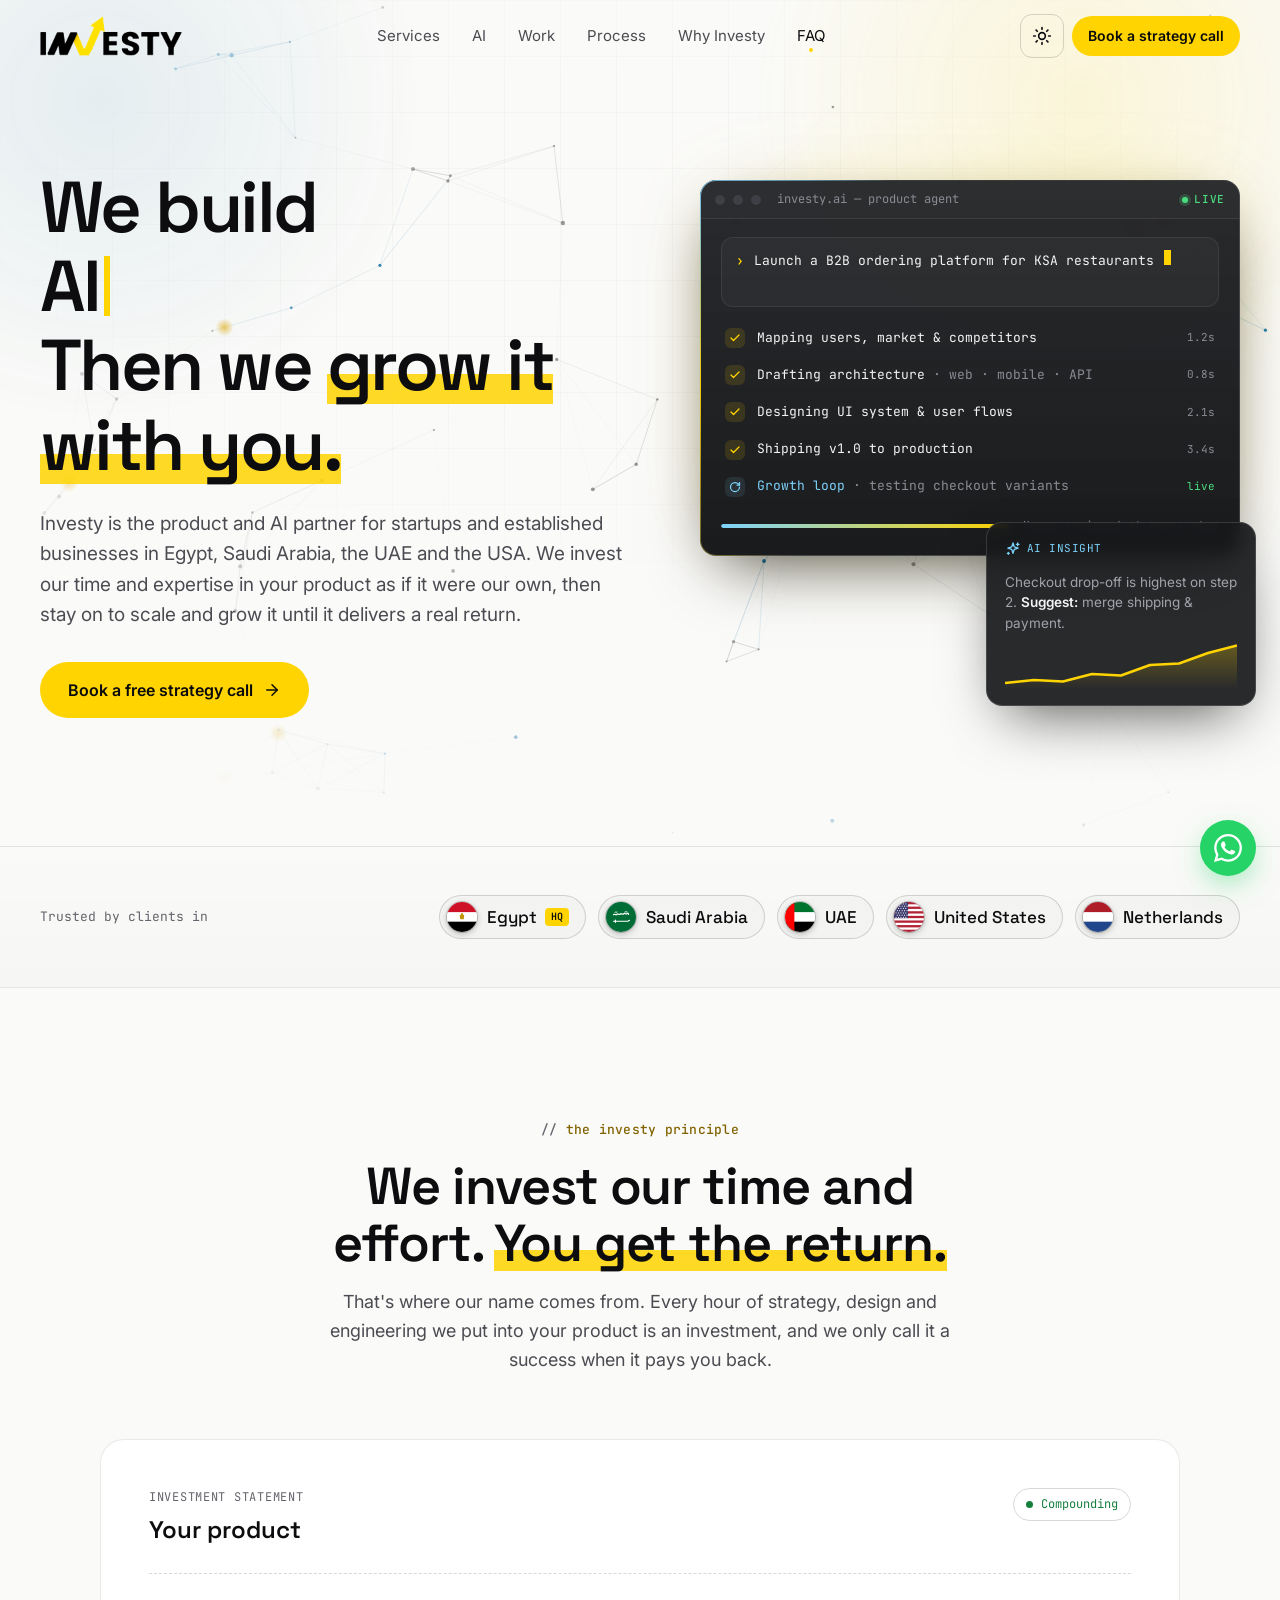
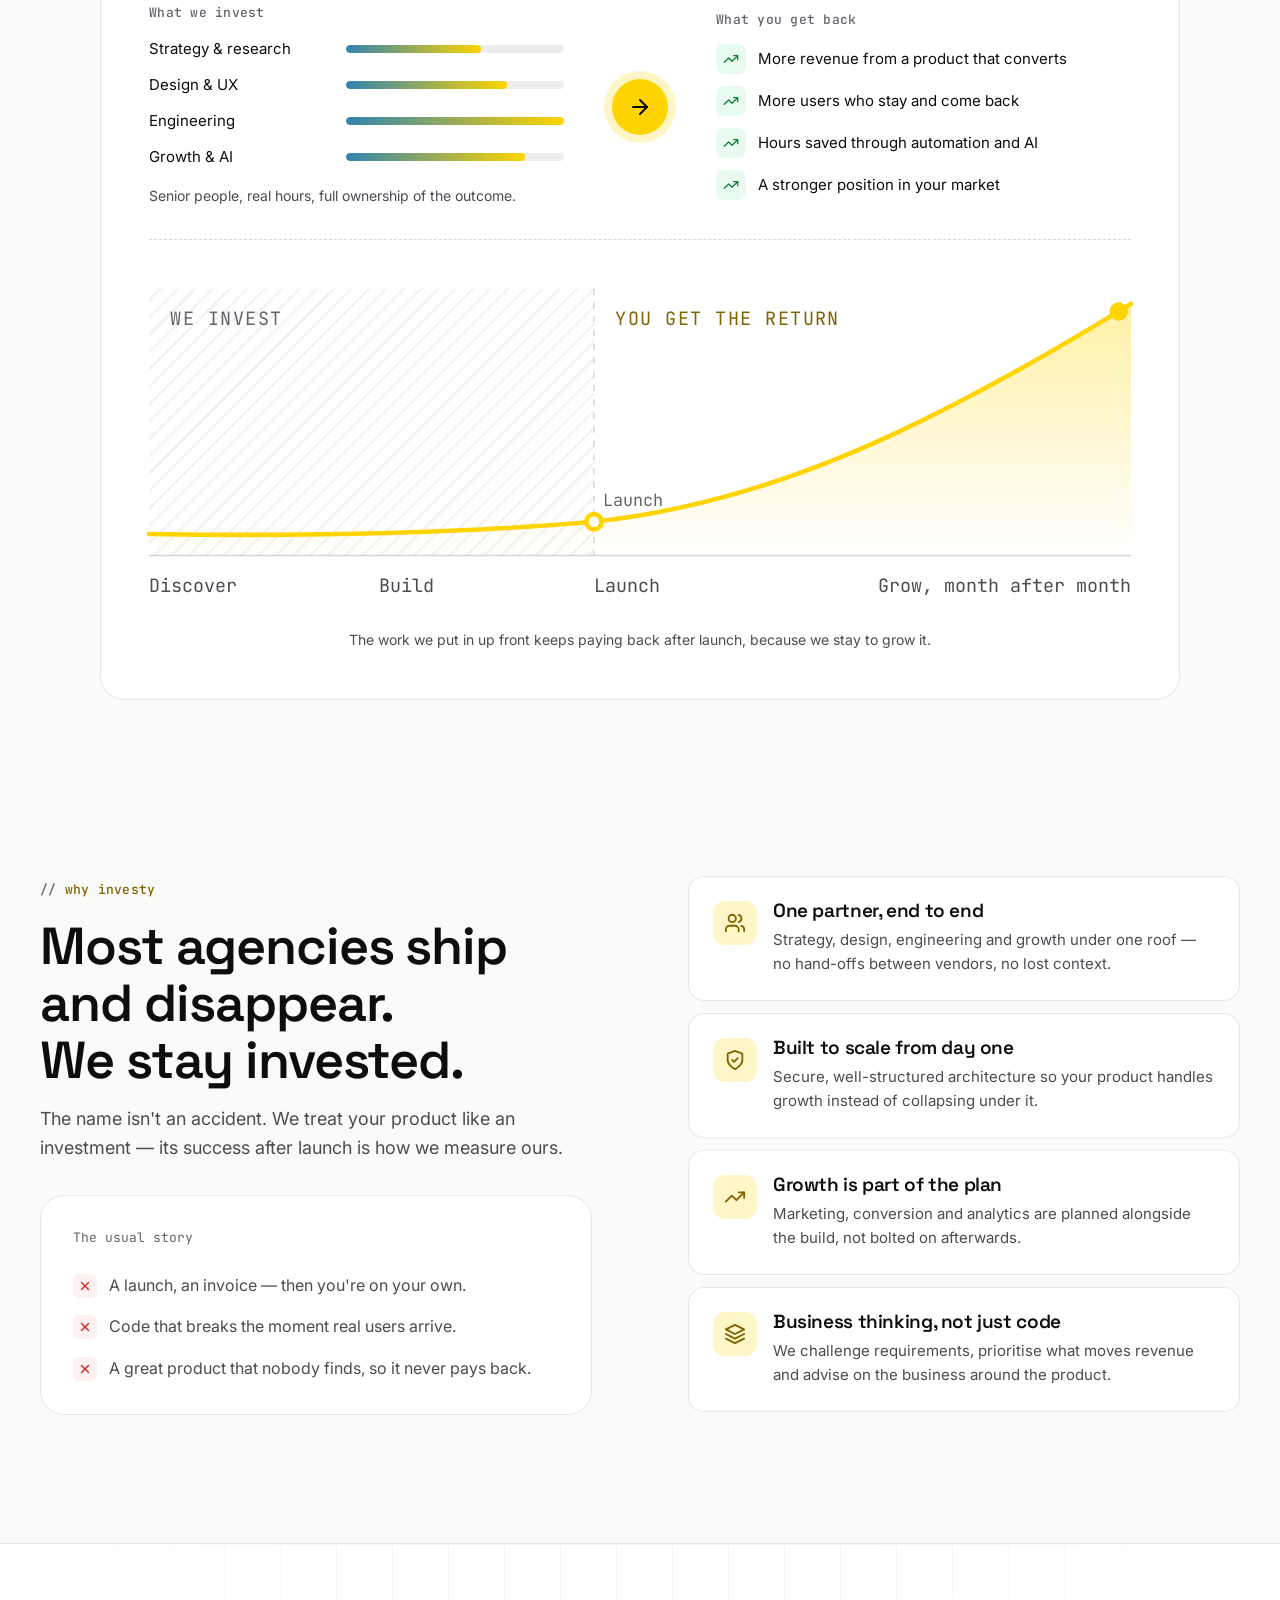
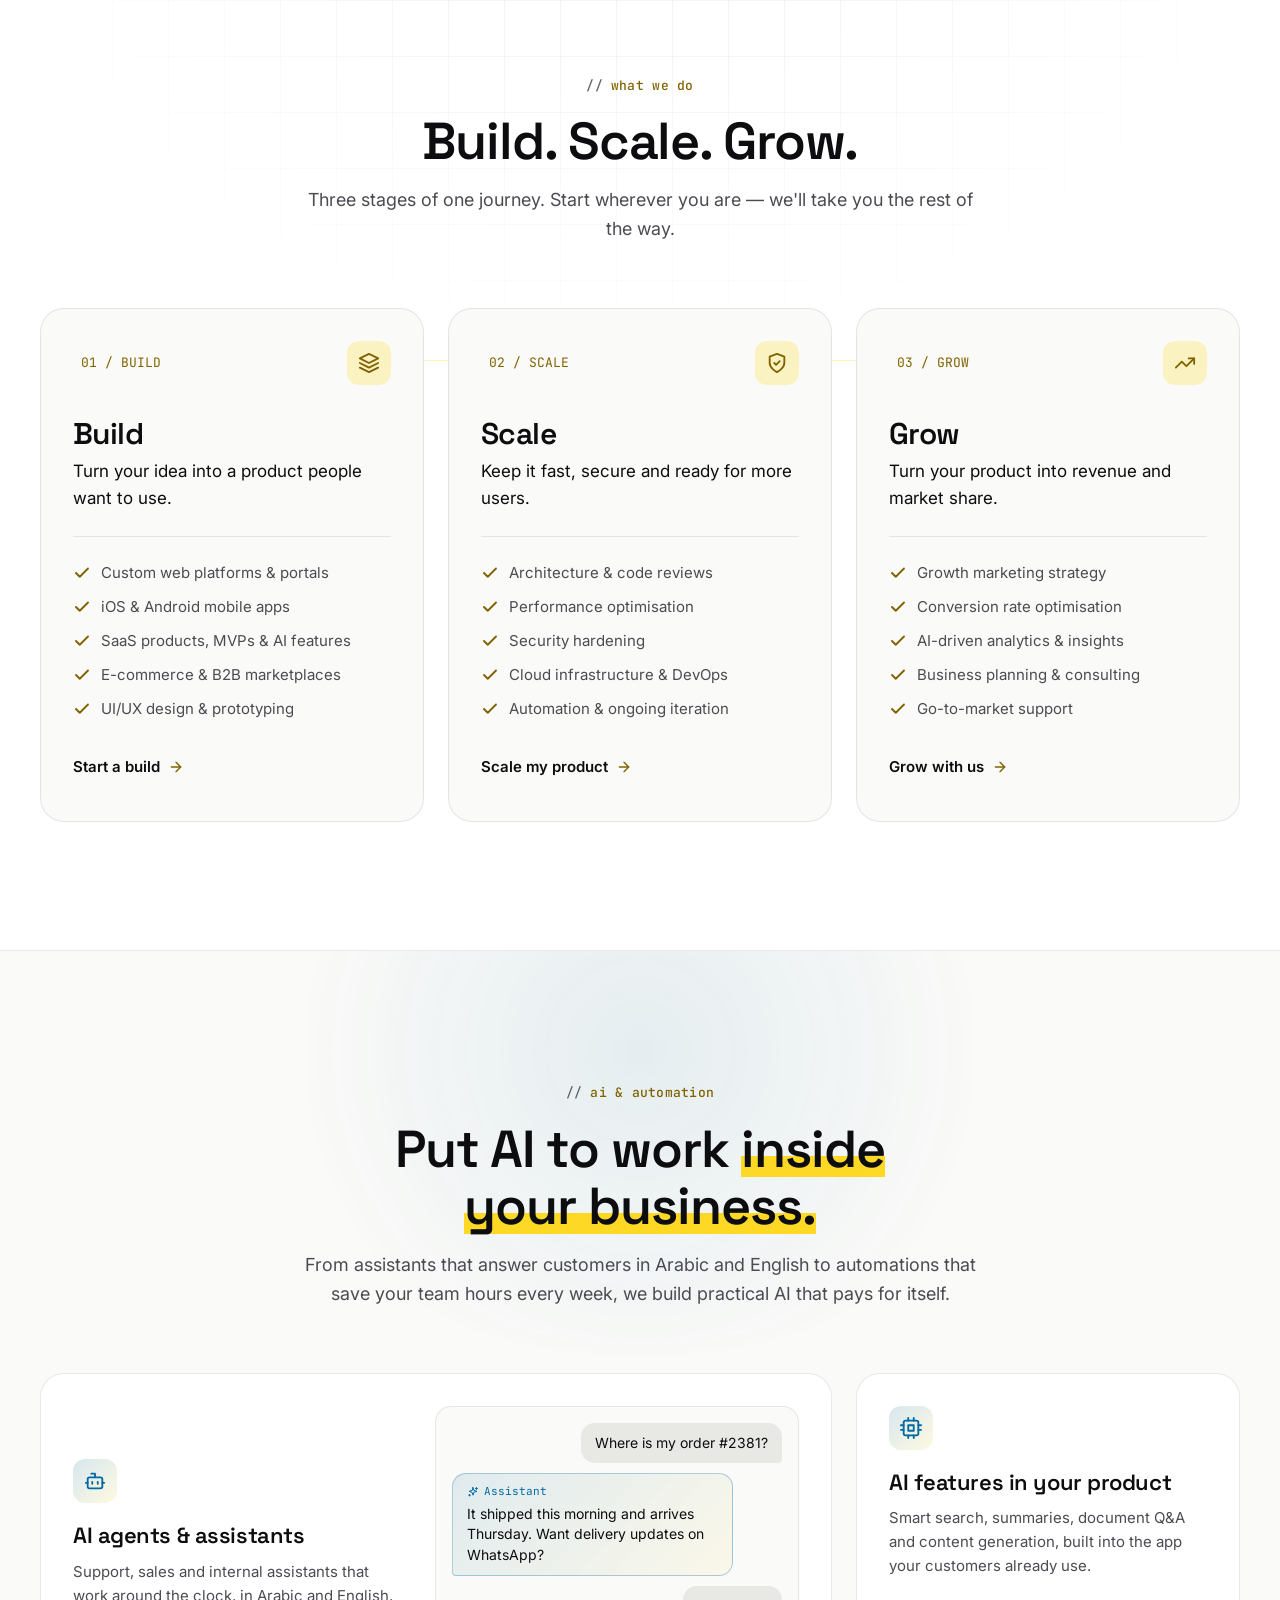
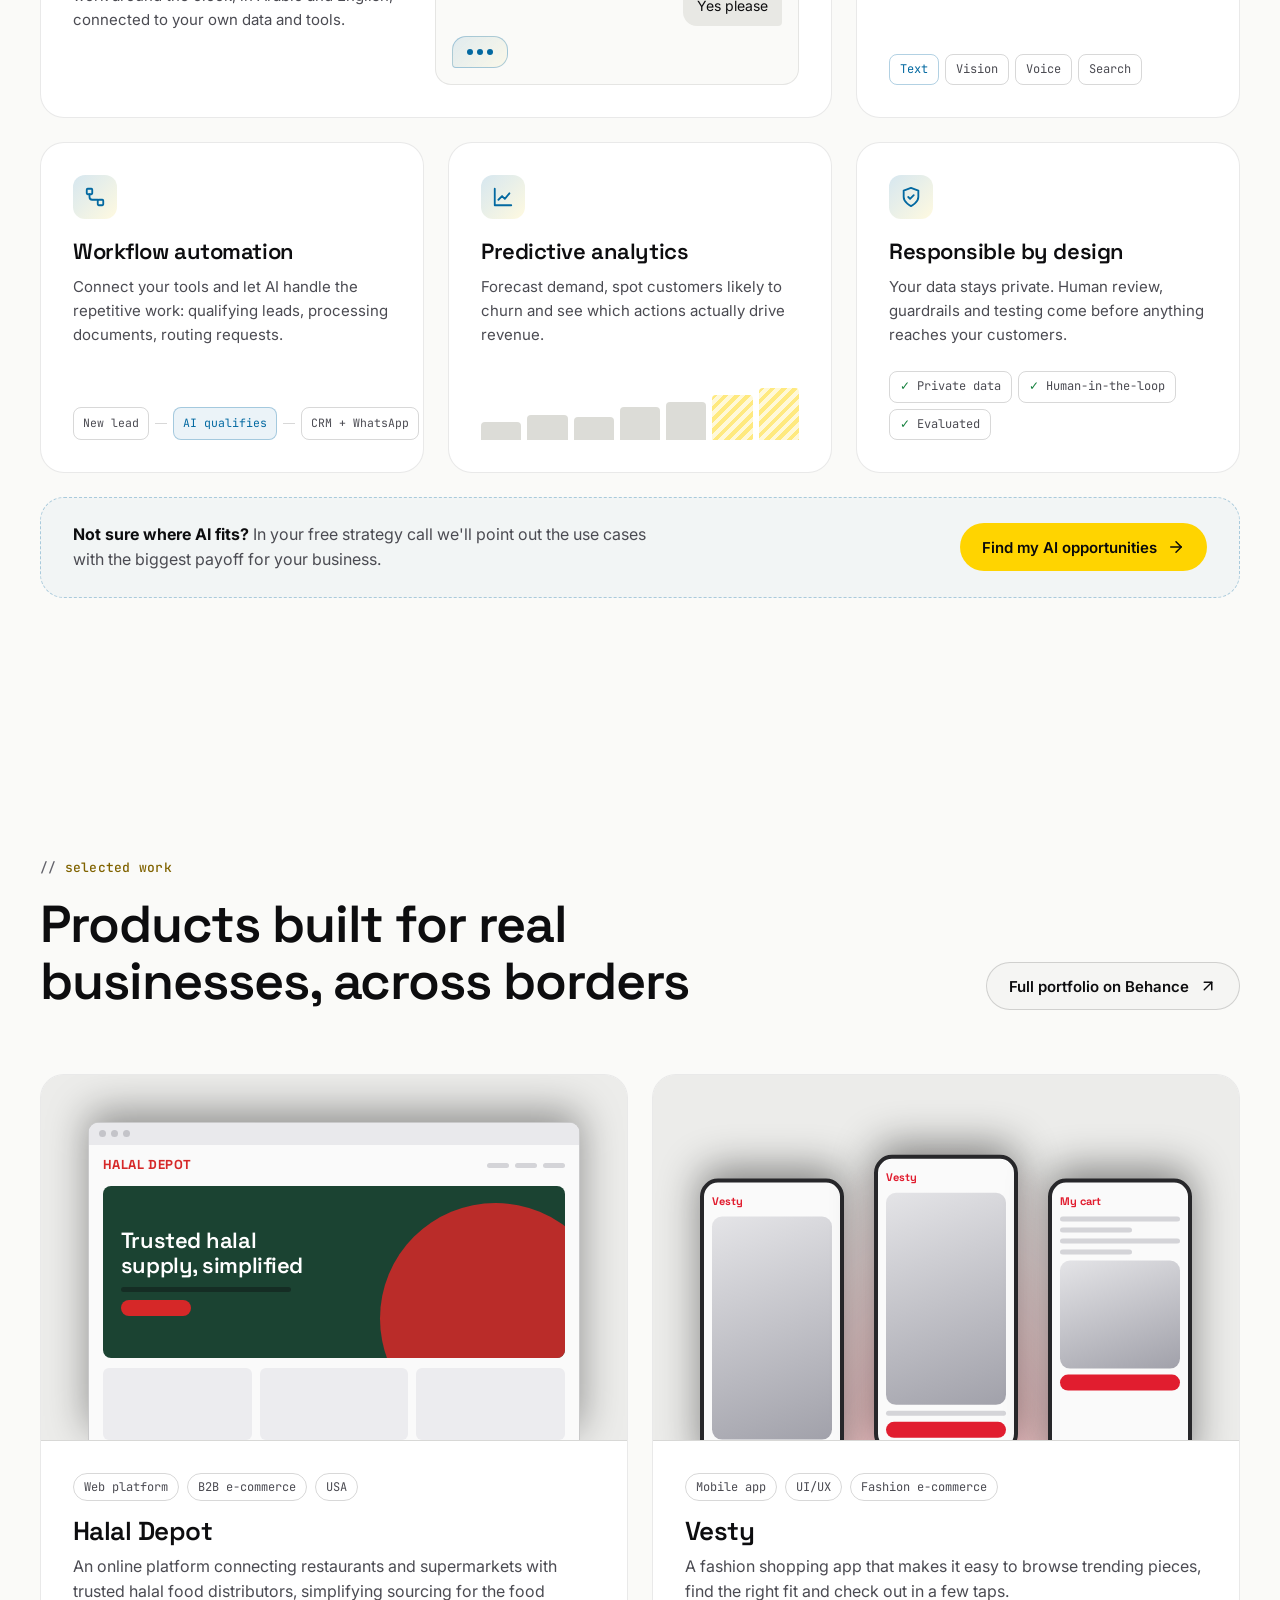
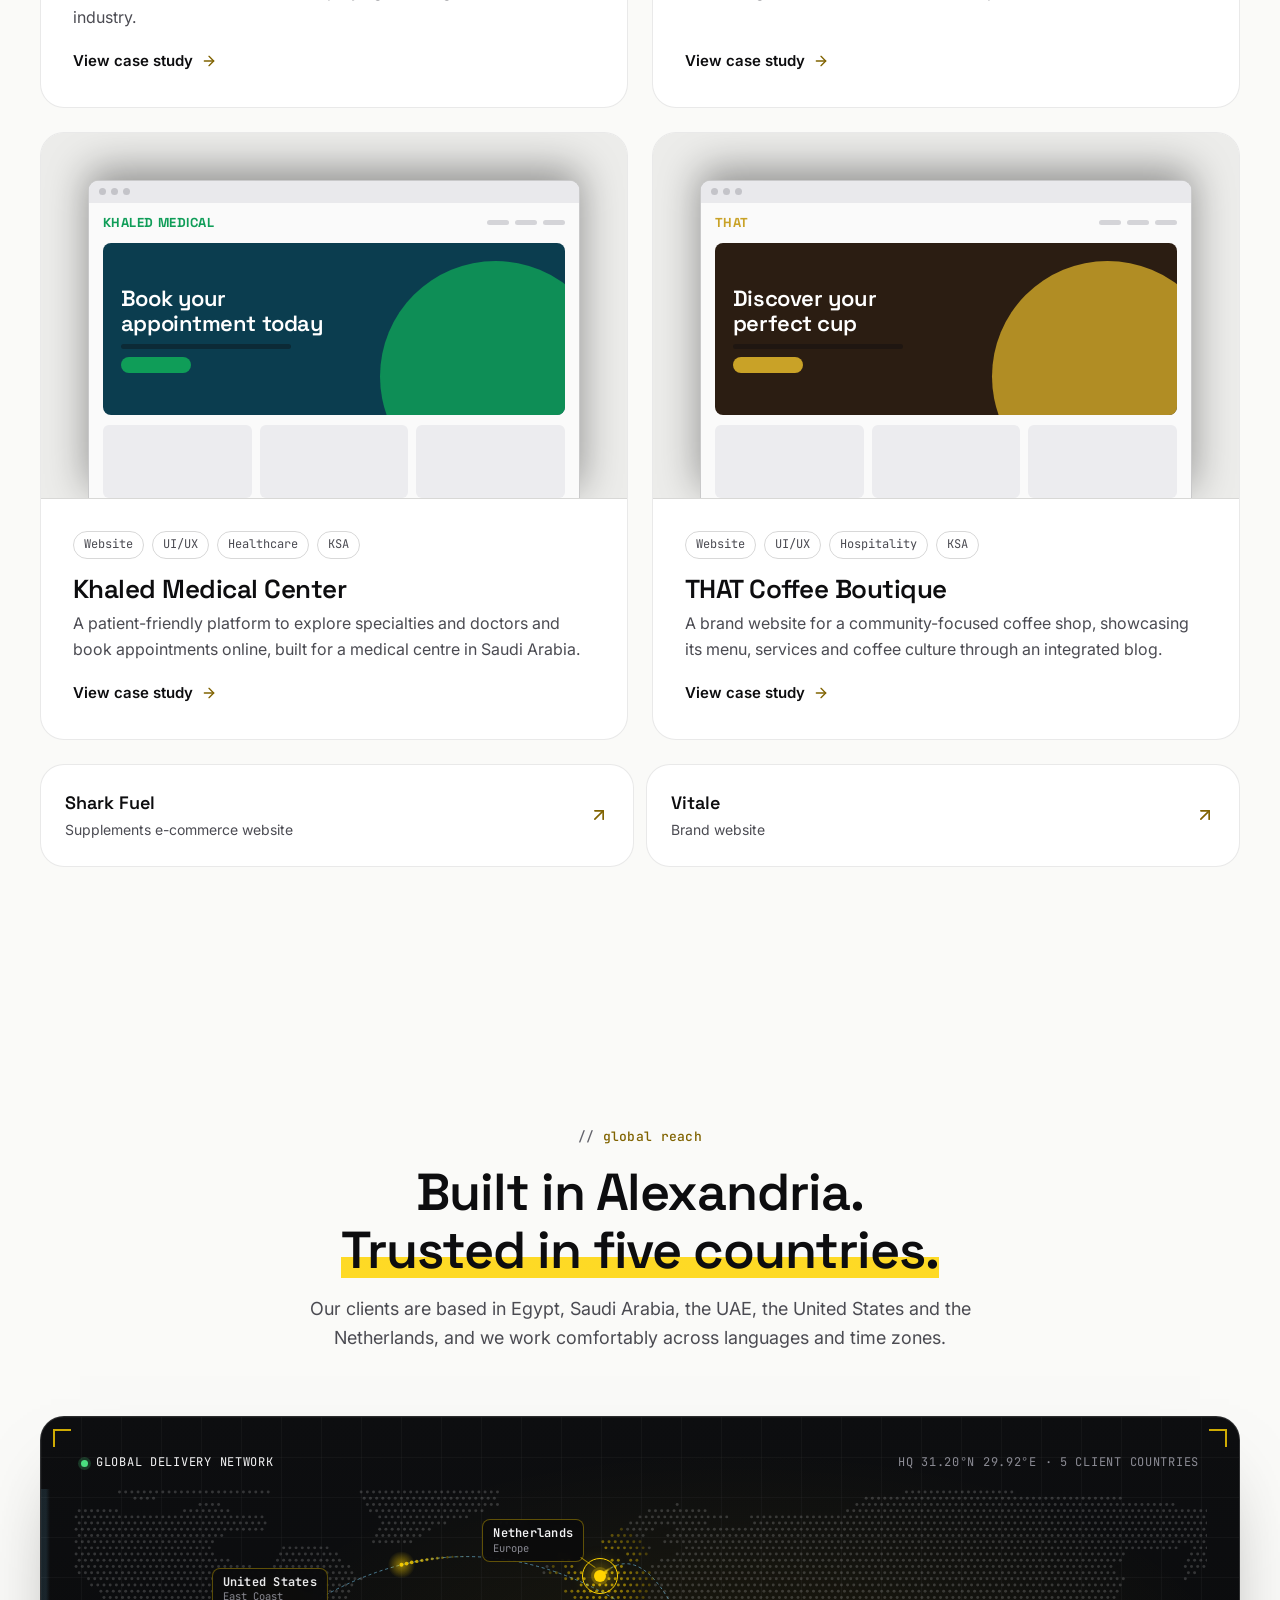
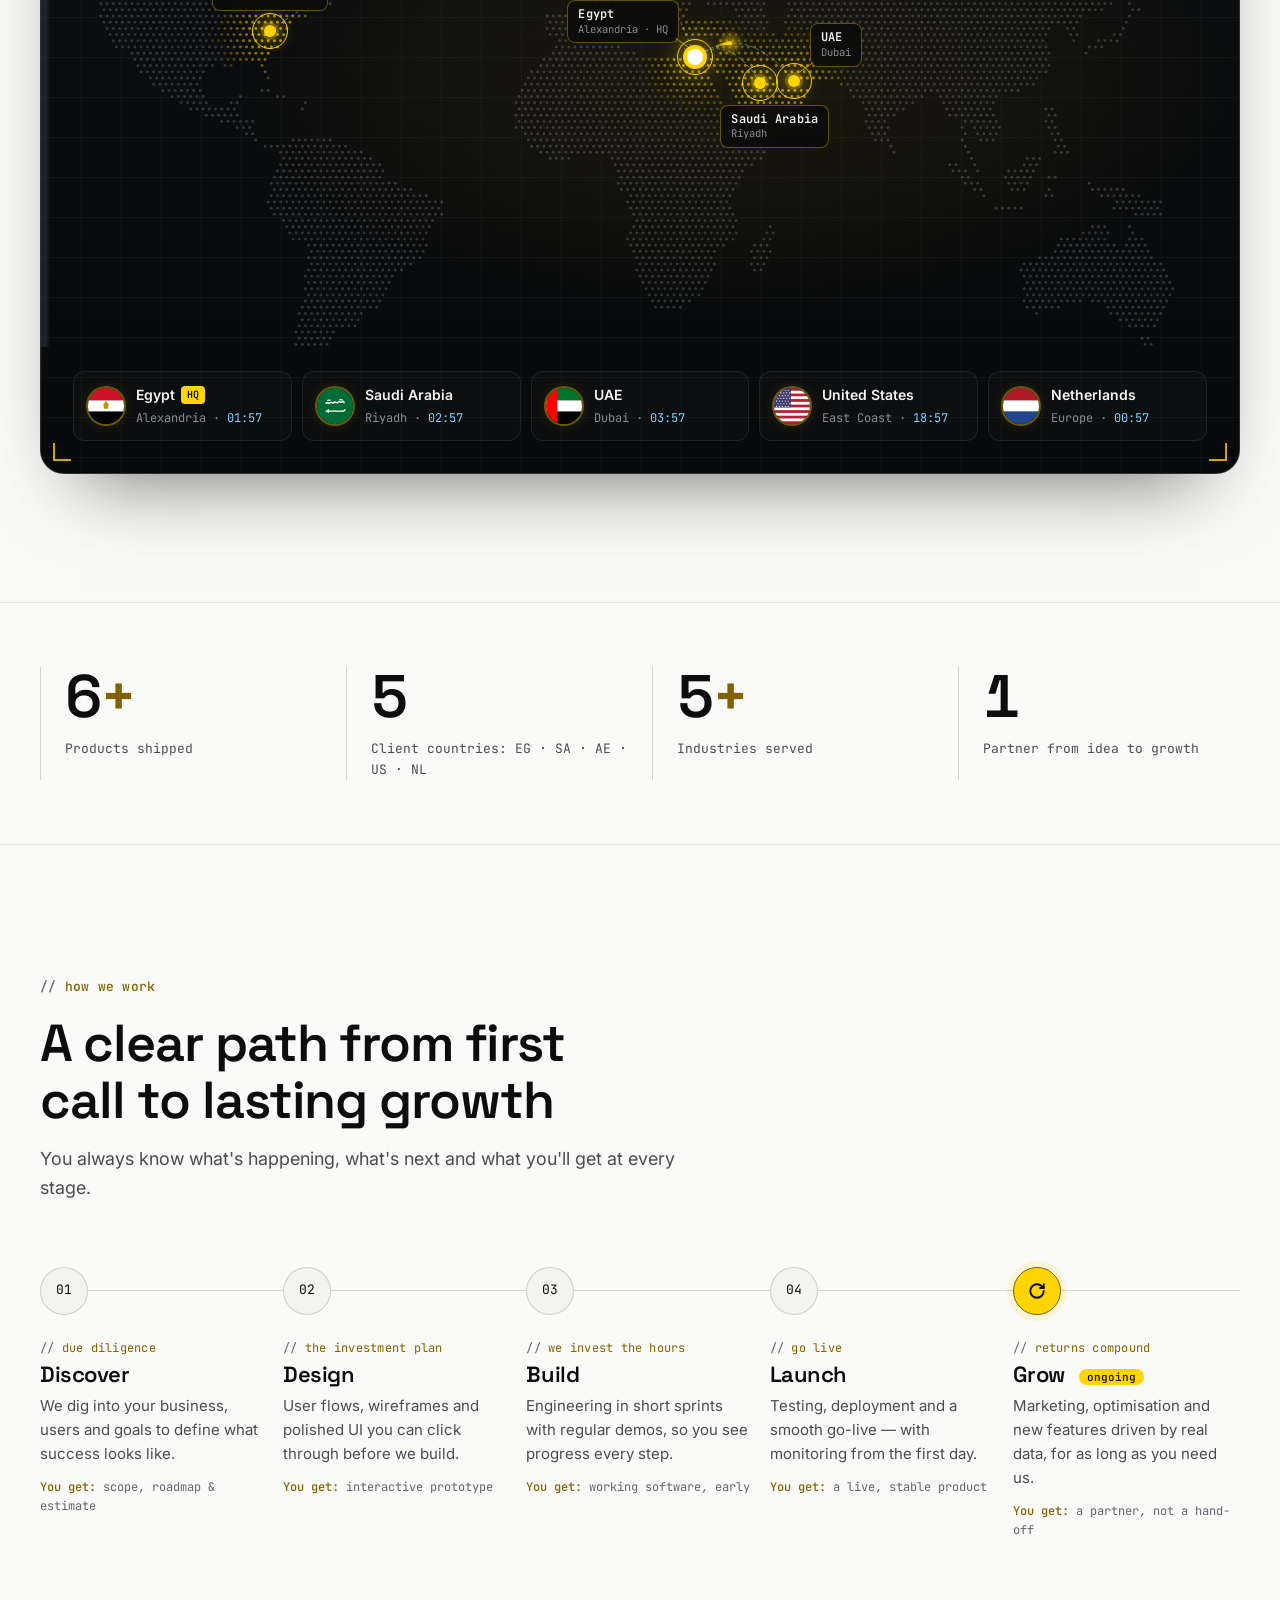
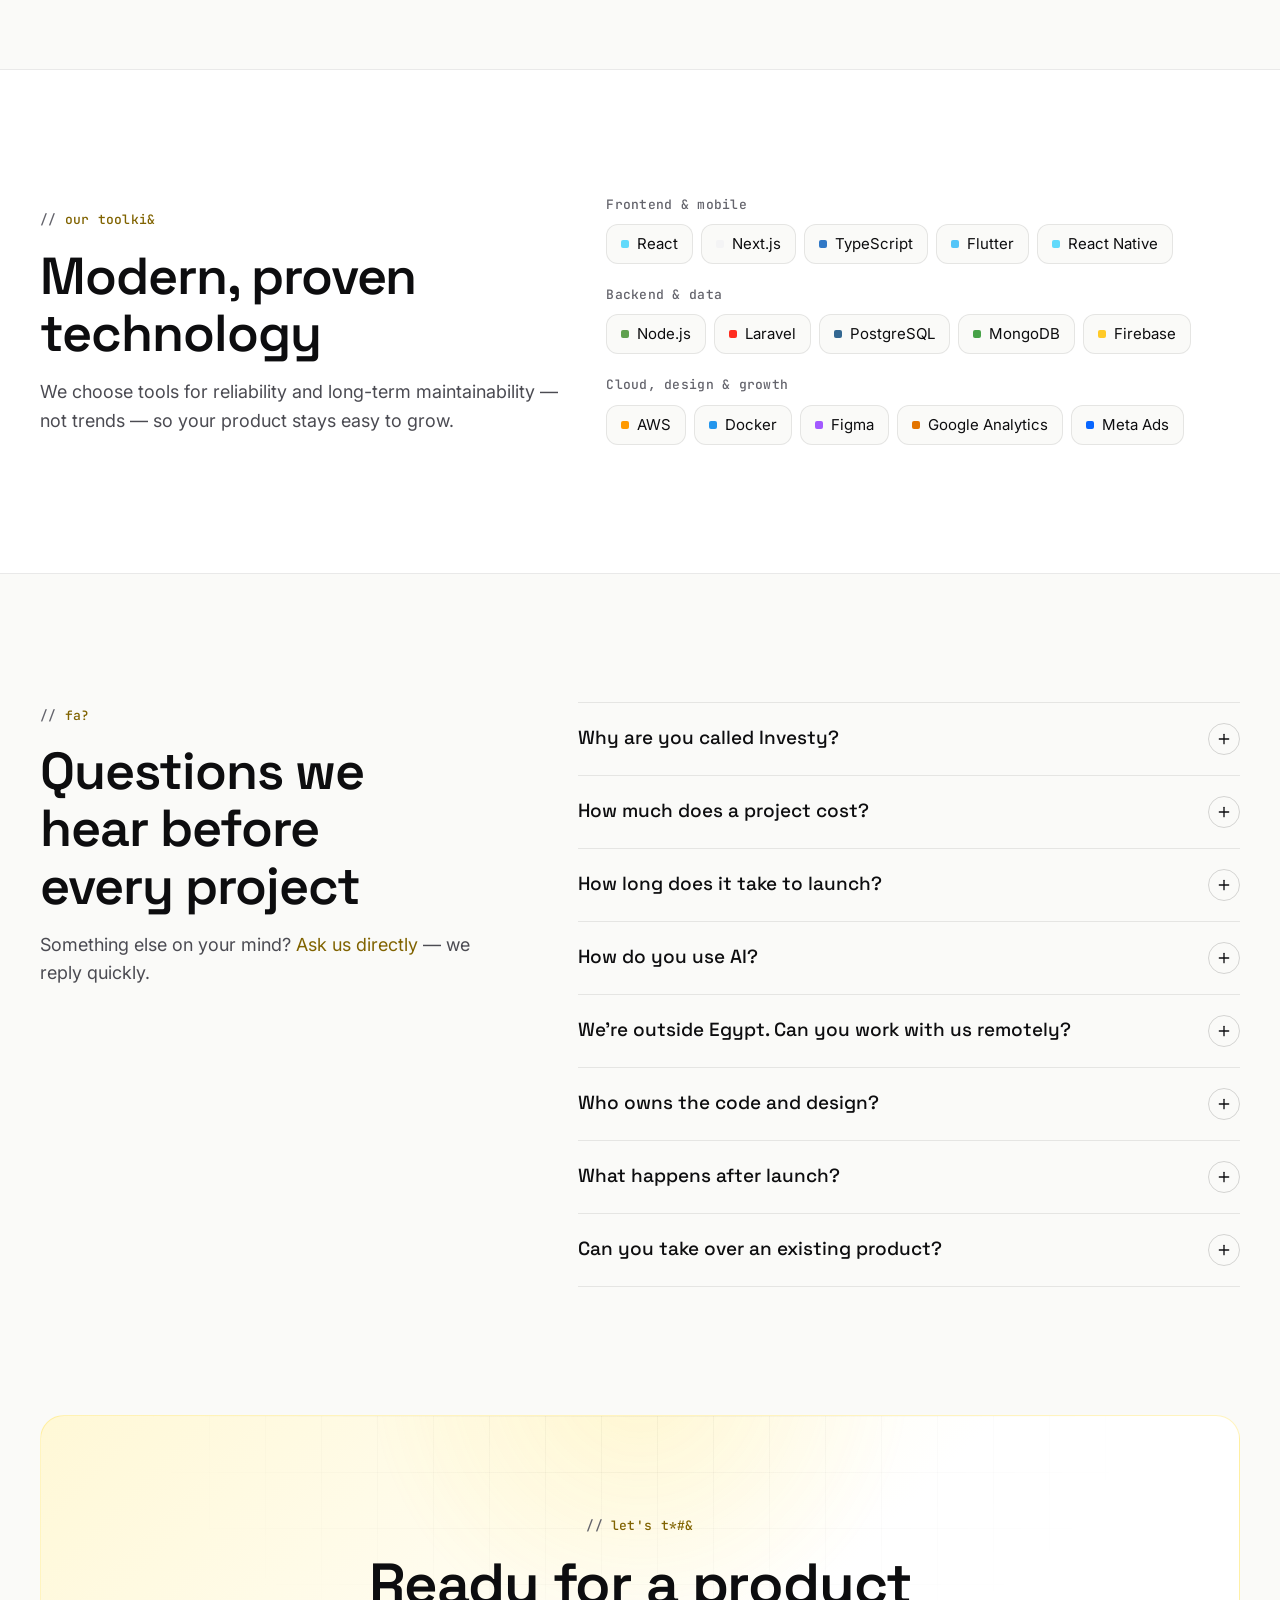
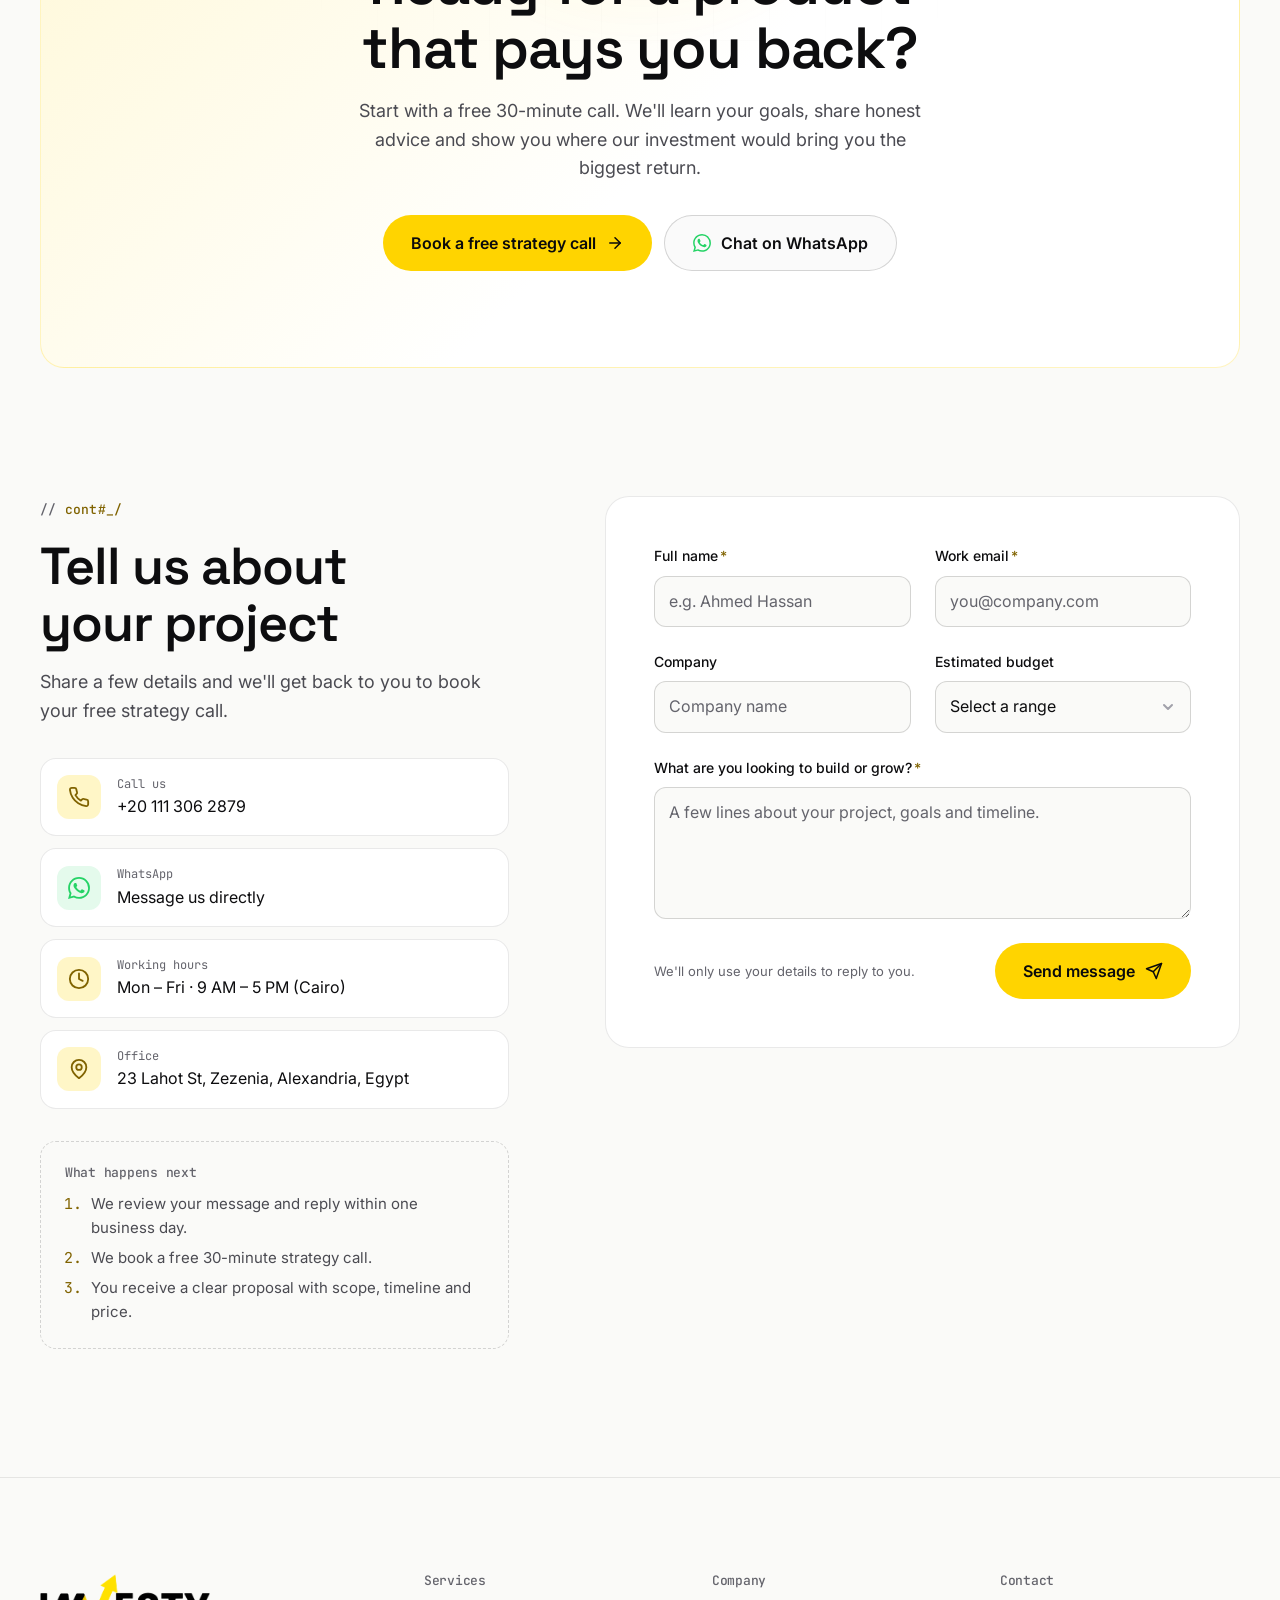
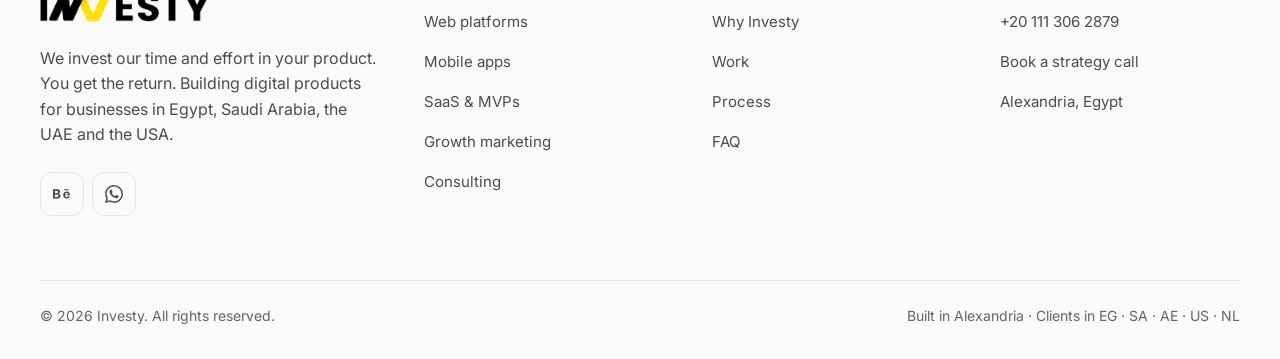
<file: index.html>
<!doctype html>
<html lang="en" dir="ltr">
<head>
  <meta charset="utf-8">
  <meta name="viewport" content="width=device-width, initial-scale=1">
  <title>Investy — Software, Scale &amp; Growth Partner | Egypt · KSA · UAE · USA</title>
  <meta name="description" content="Investy builds custom web platforms, mobile apps and SaaS for startups and established businesses in Egypt, Saudi Arabia, the UAE and the USA — then helps them scale and grow.">
  <link rel="canonical" href="https://investysolutions.com/">
  <meta name="theme-color" content="#0a0a0b" media="(prefers-color-scheme: dark)">
  <meta name="theme-color" content="#fafaf8" media="(prefers-color-scheme: light)">

  <!-- Open Graph / social -->
  <meta property="og:type" content="website">
  <meta property="og:site_name" content="Investy">
  <meta property="og:title" content="Investy — We build your software. Then we grow it with you.">
  <meta property="og:description" content="Custom web platforms, mobile apps and SaaS — built, scaled and grown by one partner.">
  <meta property="og:url" content="https://investysolutions.com/">
  <meta property="og:image" content="https://investysolutions.com/assets/img/og-image.png">
  <meta property="og:image:width" content="1200">
  <meta property="og:image:height" content="630">
  <meta name="twitter:card" content="summary_large_image">

  <link rel="icon" href="assets/img/favicon.png" type="image/png">
  <link rel="apple-touch-icon" href="assets/img/apple-touch-icon.png">

  <!-- Fonts -->
  <link rel="preconnect" href="https://fonts.googleapis.com">
  <link rel="preconnect" href="https://fonts.gstatic.com" crossorigin>
  <link href="https://fonts.googleapis.com/css2?family=Inter:wght@400;500;600&family=JetBrains+Mono:wght@400;500&family=Space+Grotesk:wght@500;600;700&display=swap" rel="stylesheet">

  <link rel="stylesheet" href="assets/css/styles.css?v=20261101">
  <script>
    document.documentElement.classList.add('js');
    // Apply a saved theme choice before paint (no flash). No choice = follow the system.
    try { var t = localStorage.getItem('investy-theme'); if (t === 'light' || t === 'dark') document.documentElement.setAttribute('data-theme', t); } catch (e) {}
  </script>

  <!-- Structured data -->
  <script type="application/ld+json">
  {
    "@context": "https://schema.org",
    "@type": "ProfessionalService",
    "name": "Investy",
    "alternateName": "Investy Solutions",
    "url": "https://investysolutions.com/",
    "logo": "https://investysolutions.com/assets/img/logo-dark-text.png",
    "image": "https://investysolutions.com/assets/img/og-image.png",
    "description": "Software product company building web platforms, mobile apps and SaaS, plus growth marketing and business consulting.",
    "telephone": "+201113062879",
    "address": {
      "@type": "PostalAddress",
      "streetAddress": "23 Lahot St, Zezenia",
      "addressLocality": "Alexandria",
      "addressCountry": "EG"
    },
    "areaServed": ["EG", "SA", "AE", "US", "NL"],
    "sameAs": ["https://www.behance.net/Investy"]
  }
  </script>
</head>
<body>
  <a class="skip-link" href="#main">Skip to content</a>

  <!-- Icon sprite (Lucide-style, 24px, stroke 2) -->
  <svg width="0" height="0" style="position:absolute" aria-hidden="true">
    <defs>
      <symbol id="i-arrow" viewBox="0 0 24 24" fill="none" stroke="currentColor" stroke-width="2" stroke-linecap="round" stroke-linejoin="round"><path d="M5 12h14"/><path d="m12 5 7 7-7 7"/></symbol>
      <symbol id="i-arrow-ur" viewBox="0 0 24 24" fill="none" stroke="currentColor" stroke-width="2" stroke-linecap="round" stroke-linejoin="round"><path d="M7 7h10v10"/><path d="M7 17 17 7"/></symbol>
      <symbol id="i-check" viewBox="0 0 24 24" fill="none" stroke="currentColor" stroke-width="2.5" stroke-linecap="round" stroke-linejoin="round"><path d="M20 6 9 17l-5-5"/></symbol>
      <symbol id="i-x" viewBox="0 0 24 24" fill="none" stroke="currentColor" stroke-width="2.5" stroke-linecap="round" stroke-linejoin="round"><path d="M18 6 6 18"/><path d="m6 6 12 12"/></symbol>
      <symbol id="i-sparkle" viewBox="0 0 24 24" fill="none" stroke="currentColor" stroke-width="2" stroke-linecap="round" stroke-linejoin="round"><path d="M12 3l1.9 5.8L19.7 10.7 13.9 12.6 12 18.4 10.1 12.6 4.3 10.7 10.1 8.8z"/><path d="M19 3v4M21 5h-4M5 17v3M6.5 18.5h-3"/></symbol>
      <symbol id="i-cpu" viewBox="0 0 24 24" fill="none" stroke="currentColor" stroke-width="2" stroke-linecap="round" stroke-linejoin="round"><rect x="4" y="4" width="16" height="16" rx="2"/><rect x="9" y="9" width="6" height="6"/><path d="M9 1v3M15 1v3M9 20v3M15 20v3M20 9h3M20 14h3M1 9h3M1 14h3"/></symbol>
      <symbol id="i-bot" viewBox="0 0 24 24" fill="none" stroke="currentColor" stroke-width="2" stroke-linecap="round" stroke-linejoin="round"><path d="M12 8V4H8"/><rect x="4" y="8" width="16" height="12" rx="2"/><path d="M2 14h2M20 14h2M15 13v2M9 13v2"/></symbol>
      <symbol id="i-flow" viewBox="0 0 24 24" fill="none" stroke="currentColor" stroke-width="2" stroke-linecap="round" stroke-linejoin="round"><rect x="3" y="3" width="6" height="6" rx="1"/><rect x="15" y="15" width="6" height="6" rx="1"/><path d="M6 9v3a3 3 0 0 0 3 3h6"/></symbol>
      <symbol id="i-chart" viewBox="0 0 24 24" fill="none" stroke="currentColor" stroke-width="2" stroke-linecap="round" stroke-linejoin="round"><path d="M3 3v18h18"/><path d="M7 15l4-4 3 3 5-6"/></symbol>
      <symbol id="i-search" viewBox="0 0 24 24" fill="none" stroke="currentColor" stroke-width="2" stroke-linecap="round" stroke-linejoin="round"><circle cx="11" cy="11" r="7"/><path d="m21 21-4.3-4.3"/></symbol>
      <symbol id="i-sun" viewBox="0 0 24 24" fill="none" stroke="currentColor" stroke-width="2" stroke-linecap="round" stroke-linejoin="round"><circle cx="12" cy="12" r="4"/><path d="M12 2v2M12 20v2M4.93 4.93l1.41 1.41M17.66 17.66l1.41 1.41M2 12h2M20 12h2M6.34 17.66l-1.41 1.41M19.07 4.93l-1.41 1.41"/></symbol>
      <symbol id="i-moon" viewBox="0 0 24 24" fill="none" stroke="currentColor" stroke-width="2" stroke-linecap="round" stroke-linejoin="round"><path d="M12 3a6 6 0 0 0 9 9 9 9 0 1 1-9-9Z"/></symbol>
      <symbol id="flag-eg" viewBox="0 0 32 32"><rect width="32" height="11" fill="#CE1126"/><rect y="11" width="32" height="10" fill="#fff"/><rect y="21" width="32" height="11" fill="#000"/><path d="M16 12.4l2.4 1.6-.6 4.4h-3.6l-.6-4.4z" fill="#C09300"/><circle cx="16" cy="12.7" r="1" fill="#C09300"/></symbol>
      <symbol id="flag-sa" viewBox="0 0 32 32"><rect width="32" height="32" fill="#006C35"/><path d="M8 13.5c1.2-1.5 2.4 1.2 3.6-.3s2.4 1.2 3.6-.3 2.4 1.2 3.6-.3 2.4 1.2 3.6-.3 1.6.8 1.6.8" fill="none" stroke="#fff" stroke-width="1.3" stroke-linecap="round"/><path d="M9.5 11c.8-.9 1.6.6 2.4-.2M20 10.6c.8-.9 1.6.6 2.4-.2" fill="none" stroke="#fff" stroke-width="1" stroke-linecap="round"/><path d="M8 20.5h15.5l1.5-1" fill="none" stroke="#fff" stroke-width="1.2" stroke-linecap="round"/><path d="M10 19.3v2.4" stroke="#fff" stroke-width="1.2" stroke-linecap="round"/></symbol>
      <symbol id="flag-ae" viewBox="0 0 32 32"><rect width="32" height="11" fill="#00732F"/><rect y="11" width="32" height="10" fill="#fff"/><rect y="21" width="32" height="11" fill="#000"/><rect width="10" height="32" fill="#FF0000"/></symbol>
      <symbol id="flag-us" viewBox="0 0 32 32"><rect width="32" height="32" fill="#B22234"/><rect y="2.46" width="32" height="2.46" fill="#fff"/><rect y="7.38" width="32" height="2.46" fill="#fff"/><rect y="12.31" width="32" height="2.46" fill="#fff"/><rect y="17.23" width="32" height="2.46" fill="#fff"/><rect y="22.15" width="32" height="2.46" fill="#fff"/><rect y="27.08" width="32" height="2.46" fill="#fff"/><rect width="15" height="17.2" fill="#3C3B6E"/><circle cx="2.2" cy="2.0" r="0.55" fill="#fff"/><circle cx="4.8" cy="2.0" r="0.55" fill="#fff"/><circle cx="7.4" cy="2.0" r="0.55" fill="#fff"/><circle cx="10.0" cy="2.0" r="0.55" fill="#fff"/><circle cx="12.6" cy="2.0" r="0.55" fill="#fff"/><circle cx="3.5" cy="4.4" r="0.55" fill="#fff"/><circle cx="6.1" cy="4.4" r="0.55" fill="#fff"/><circle cx="8.7" cy="4.4" r="0.55" fill="#fff"/><circle cx="11.3" cy="4.4" r="0.55" fill="#fff"/><circle cx="13.9" cy="4.4" r="0.55" fill="#fff"/><circle cx="2.2" cy="6.8" r="0.55" fill="#fff"/><circle cx="4.8" cy="6.8" r="0.55" fill="#fff"/><circle cx="7.4" cy="6.8" r="0.55" fill="#fff"/><circle cx="10.0" cy="6.8" r="0.55" fill="#fff"/><circle cx="12.6" cy="6.8" r="0.55" fill="#fff"/><circle cx="3.5" cy="9.2" r="0.55" fill="#fff"/><circle cx="6.1" cy="9.2" r="0.55" fill="#fff"/><circle cx="8.7" cy="9.2" r="0.55" fill="#fff"/><circle cx="11.3" cy="9.2" r="0.55" fill="#fff"/><circle cx="13.9" cy="9.2" r="0.55" fill="#fff"/><circle cx="2.2" cy="11.6" r="0.55" fill="#fff"/><circle cx="4.8" cy="11.6" r="0.55" fill="#fff"/><circle cx="7.4" cy="11.6" r="0.55" fill="#fff"/><circle cx="10.0" cy="11.6" r="0.55" fill="#fff"/><circle cx="12.6" cy="11.6" r="0.55" fill="#fff"/><circle cx="3.5" cy="14.0" r="0.55" fill="#fff"/><circle cx="6.1" cy="14.0" r="0.55" fill="#fff"/><circle cx="8.7" cy="14.0" r="0.55" fill="#fff"/><circle cx="11.3" cy="14.0" r="0.55" fill="#fff"/><circle cx="13.9" cy="14.0" r="0.55" fill="#fff"/><circle cx="2.2" cy="16.4" r="0.55" fill="#fff"/><circle cx="4.8" cy="16.4" r="0.55" fill="#fff"/><circle cx="7.4" cy="16.4" r="0.55" fill="#fff"/><circle cx="10.0" cy="16.4" r="0.55" fill="#fff"/><circle cx="12.6" cy="16.4" r="0.55" fill="#fff"/></symbol>
      <symbol id="flag-nl" viewBox="0 0 32 32"><rect width="32" height="11" fill="#AE1C28"/><rect y="11" width="32" height="10" fill="#fff"/><rect y="21" width="32" height="11" fill="#21468B"/></symbol>
      <symbol id="i-plus" viewBox="0 0 24 24" fill="none" stroke="currentColor" stroke-width="2" stroke-linecap="round"><path d="M5 12h14"/><path d="M12 5v14"/></symbol>
      <symbol id="i-menu" viewBox="0 0 24 24" fill="none" stroke="currentColor" stroke-width="2" stroke-linecap="round"><path d="M4 7h16M4 12h16M4 17h16"/></symbol>
      <symbol id="i-cycle" viewBox="0 0 24 24" fill="none" stroke="currentColor" stroke-width="2.5" stroke-linecap="round" stroke-linejoin="round"><path d="M21 12a9 9 0 1 1-9-9c2.52 0 4.93 1 6.74 2.74L21 8"/><path d="M21 3v5h-5"/></symbol>
      <symbol id="i-users" viewBox="0 0 24 24" fill="none" stroke="currentColor" stroke-width="2" stroke-linecap="round" stroke-linejoin="round"><path d="M16 21v-2a4 4 0 0 0-4-4H6a4 4 0 0 0-4 4v2"/><circle cx="9" cy="7" r="4"/><path d="M22 21v-2a4 4 0 0 0-3-3.87"/><path d="M16 3.13a4 4 0 0 1 0 7.75"/></symbol>
      <symbol id="i-layers" viewBox="0 0 24 24" fill="none" stroke="currentColor" stroke-width="2" stroke-linecap="round" stroke-linejoin="round"><path d="m12 2 10 5-10 5L2 7l10-5z"/><path d="m2 17 10 5 10-5"/><path d="m2 12 10 5 10-5"/></symbol>
      <symbol id="i-shield" viewBox="0 0 24 24" fill="none" stroke="currentColor" stroke-width="2" stroke-linecap="round" stroke-linejoin="round"><path d="M12 22s8-4 8-10V5l-8-3-8 3v7c0 6 8 10 8 10z"/><path d="m9 12 2 2 4-4"/></symbol>
      <symbol id="i-trend" viewBox="0 0 24 24" fill="none" stroke="currentColor" stroke-width="2" stroke-linecap="round" stroke-linejoin="round"><path d="M22 7 13.5 15.5 8.5 10.5 2 17"/><path d="M16 7h6v6"/></symbol>
      <symbol id="i-phone" viewBox="0 0 24 24" fill="none" stroke="currentColor" stroke-width="2" stroke-linecap="round" stroke-linejoin="round"><path d="M22 16.92v3a2 2 0 0 1-2.18 2 19.79 19.79 0 0 1-8.63-3.07 19.5 19.5 0 0 1-6-6 19.79 19.79 0 0 1-3.07-8.67A2 2 0 0 1 4.11 2h3a2 2 0 0 1 2 1.72c.13.96.36 1.9.7 2.81a2 2 0 0 1-.45 2.11L8.09 9.91a16 16 0 0 0 6 6l1.27-1.27a2 2 0 0 1 2.11-.45c.91.34 1.85.57 2.81.7A2 2 0 0 1 22 16.92z"/></symbol>
      <symbol id="i-pin" viewBox="0 0 24 24" fill="none" stroke="currentColor" stroke-width="2" stroke-linecap="round" stroke-linejoin="round"><path d="M20 10c0 6-8 12-8 12s-8-6-8-12a8 8 0 0 1 16 0Z"/><circle cx="12" cy="10" r="3"/></symbol>
      <symbol id="i-clock" viewBox="0 0 24 24" fill="none" stroke="currentColor" stroke-width="2" stroke-linecap="round" stroke-linejoin="round"><circle cx="12" cy="12" r="10"/><path d="M12 6v6l4 2"/></symbol>
      <symbol id="i-send" viewBox="0 0 24 24" fill="none" stroke="currentColor" stroke-width="2" stroke-linecap="round" stroke-linejoin="round"><path d="m22 2-7 20-4-9-9-4Z"/><path d="M22 2 11 13"/></symbol>
      <symbol id="i-whatsapp" viewBox="0 0 24 24" fill="currentColor"><path d="M17.47 14.38c-.3-.15-1.76-.87-2.03-.97-.27-.1-.47-.15-.67.15-.2.3-.77.97-.94 1.16-.17.2-.35.22-.64.08-.3-.15-1.26-.47-2.39-1.48-.88-.79-1.48-1.76-1.65-2.06-.17-.3-.02-.46.13-.6.13-.14.3-.35.45-.52.15-.18.2-.3.3-.5.1-.2.05-.37-.03-.52-.07-.15-.67-1.61-.92-2.2-.24-.58-.49-.5-.67-.51h-.57c-.2 0-.52.07-.8.37-.27.3-1.04 1.02-1.04 2.48 0 1.46 1.07 2.88 1.21 3.07.15.2 2.1 3.2 5.08 4.49.71.3 1.26.49 1.7.63.71.22 1.36.19 1.87.12.57-.09 1.76-.72 2-1.42.25-.69.25-1.29.18-1.41-.08-.13-.28-.2-.57-.35m-5.42 7.4h-.01a9.87 9.87 0 0 1-5.03-1.38l-.36-.21-3.74.98 1-3.65-.24-.37a9.86 9.86 0 0 1-1.51-5.26c0-5.45 4.44-9.88 9.89-9.88 2.64 0 5.12 1.03 6.99 2.9a9.83 9.83 0 0 1 2.89 6.99c0 5.45-4.44 9.88-9.88 9.88m8.41-18.3A11.82 11.82 0 0 0 12.05 0C5.5 0 .16 5.34.16 11.89c0 2.1.55 4.14 1.59 5.95L.06 24l6.3-1.65a11.88 11.88 0 0 0 5.68 1.45h.01c6.55 0 11.89-5.34 11.89-11.89a11.82 11.82 0 0 0-3.48-8.41Z"/></symbol>
      <symbol id="i-behance" viewBox="0 0 24 24" fill="currentColor"><path d="M7.8 11.3c1-.5 1.6-1.3 1.6-2.5 0-2.4-1.8-3-3.9-3H0v12.3h5.7c2.2 0 4.2-1 4.2-3.4 0-1.5-.7-2.7-2.1-3.4ZM2.6 7.9h2.4c.9 0 1.8.2 1.8 1.3 0 1-.7 1.4-1.6 1.4H2.6V7.9Zm2.7 8.1H2.6v-3.4h2.8c1.1 0 1.9.5 1.9 1.7 0 1.3-.9 1.7-2 1.7ZM20.9 7.1h-6V5.6h6v1.5Zm1.7 6.4c0-2.7-1.6-4.9-4.4-4.9-2.8 0-4.6 2.1-4.6 4.8 0 2.8 1.7 4.7 4.6 4.7 2.2 0 3.6-1 4.3-3.1h-2.2c-.2.8-1.2 1.2-2 1.2-1.5 0-2.3-.9-2.3-2.4h6.6v-.3Zm-6.6-.9c.1-1.2.9-2 2.2-2 1.2 0 1.9.9 2 2h-4.2Z"/></symbol>
    </defs>
  </svg>

  <!-- ============ NAVBAR ============ -->
  <header class="nav" id="nav">
    <div class="container nav-inner">
      <a href="#top" class="logo" aria-label="Investy — home"><img class="logo-img logo-on-dark" src="assets/img/logo-light-text.png" alt="" width="851" height="240"><img class="logo-img logo-on-light" src="assets/img/logo-dark-text.png" alt="" width="851" height="240">
      </a>
      <nav class="nav-links" aria-label="Primary">
        <a href="#services">Services</a>
        <a href="#ai">AI</a>
        <a href="#work">Work</a>
        <a href="#process">Process</a>
        <a href="#principle">Why Investy</a>
        <a href="#faq">FAQ</a>
      </nav>
      <div class="nav-actions">
        <button class="theme-toggle" type="button" id="theme-toggle" aria-label="Switch to light mode">
          <svg class="i-moon" aria-hidden="true"><use href="#i-moon"/></svg>
          <svg class="i-sun" aria-hidden="true"><use href="#i-sun"/></svg>
        </button>
        <a href="#contact" class="btn btn-primary btn-sm nav-cta" data-cta="nav">Book a strategy call</a>
        <button class="nav-toggle" type="button" aria-label="Open menu" aria-expanded="false" aria-controls="mobile-menu" id="nav-toggle">
          <svg aria-hidden="true"><use href="#i-menu"/></svg>
        </button>
      </div>
    </div>
  </header>

  <!-- Mobile menu -->
  <div class="mobile-menu" id="mobile-menu" role="dialog" aria-modal="true" aria-label="Menu" hidden>
    <div class="mobile-menu-head">
      <span class="logo" aria-hidden="true"><img class="logo-img logo-on-dark" src="assets/img/logo-light-text.png" alt="" width="851" height="240"><img class="logo-img logo-on-light" src="assets/img/logo-dark-text.png" alt="" width="851" height="240"></span>
      <button class="nav-toggle" type="button" aria-label="Close menu" id="menu-close"><svg aria-hidden="true"><use href="#i-x"/></svg></button>
    </div>
    <nav aria-label="Mobile">
      <a href="#services">Services</a>
      <a href="#ai">AI solutions</a>
      <a href="#work">Work</a>
      <a href="#process">Process</a>
      <a href="#principle">Why Investy</a>
      <a href="#faq">FAQ</a>
      <a href="#contact">Contact</a>
    </nav>
    <a href="#contact" class="btn btn-primary btn-lg">Book a free strategy call <svg aria-hidden="true"><use href="#i-arrow"/></svg></a>
  </div>

  <main id="main">

    <!-- ============ HERO ============ -->
    <section class="hero" id="top" aria-labelledby="hero-title">
      <canvas class="neural-bg" id="neural-bg" aria-hidden="true"></canvas>
      <div class="grid-bg" aria-hidden="true"></div>
      <div class="glow" aria-hidden="true"></div>
      <div class="glow glow-ai" aria-hidden="true"></div>
      <div class="container hero-grid">
        <div>
          <h1 class="hero-title" id="hero-title" data-reveal style="--d:60ms;margin-top:0">
            <span class="sr-only">We build software, AI agents, mobile apps and SaaS products. Then we grow it with you.</span>
            <span aria-hidden="true">We build<span class="rotator"><span class="rotator-text" id="rotator">your software.</span><span class="rotator-caret"></span></span>Then we <em class="shine">grow it with&nbsp;you.</em></span>
          </h1>
          <p class="hero-sub" data-reveal style="--d:120ms">Investy is the product and AI partner for startups and established businesses in Egypt, Saudi Arabia, the UAE and the USA. We invest our time and expertise in your product as if it were our own, then stay on to scale and grow it until it delivers a real return.</p>
          <div class="hero-ctas" data-reveal style="--d:180ms">
            <a href="#contact" class="btn btn-primary btn-lg" data-cta="hero">Book a free strategy call <svg aria-hidden="true"><use href="#i-arrow"/></svg></a>
          </div>
        </div>

        <!-- AI agent console (decorative; animated by ai-effects.js, fully rendered without JS) -->
        <div class="hero-visual" aria-hidden="true" data-reveal style="--d:200ms">
          <div class="console glow-border force-dark">
            <div class="window-bar">
              <i></i><i></i><i></i><span>investy.ai — product agent</span>
              <b class="live-chip"><em></em>live</b>
            </div>
            <div class="console-body">
              <div class="console-prompt"><span class="prompt-mark">›</span><span id="console-prompt">Launch a B2B ordering platform for KSA restaurants</span><span class="caret"></span></div>
              <ul class="console-log" id="console-log">
                <li class="done"><span class="st"><svg><use href="#i-check"/></svg></span><span class="msg">Mapping users, market &amp; competitors</span><span class="t">1.2s</span></li>
                <li class="done"><span class="st"><svg><use href="#i-check"/></svg></span><span class="msg">Drafting architecture <span class="dim">· web · mobile · API</span></span><span class="t">0.8s</span></li>
                <li class="done"><span class="st"><svg><use href="#i-check"/></svg></span><span class="msg">Designing UI system &amp; user flows</span><span class="t">2.1s</span></li>
                <li class="done"><span class="st"><svg><use href="#i-check"/></svg></span><span class="msg">Shipping v1.0 to production</span><span class="t">3.4s</span></li>
                <li class="run"><span class="st"><svg><use href="#i-cycle"/></svg></span><span class="msg">Growth loop <span class="dim">· testing checkout variants</span></span><span class="t">live</span></li>
              </ul>
              <div class="console-foot">
                <div class="progress"><span id="console-progress" style="width:100%"></span></div>
                <span class="foot-label">Human-reviewed at every step</span>
              </div>
            </div>
          </div>

          <div class="float-card insight-card force-dark">
            <div class="label"><svg class="spark-ico" aria-hidden="true"><use href="#i-sparkle"/></svg>AI insight</div>
            <p class="insight-text">Checkout drop-off is highest on step 2. <b>Suggest:</b> merge shipping &amp; payment.</p>
            <svg class="spark" viewBox="0 0 200 64" preserveAspectRatio="none">
              <defs><linearGradient id="sg" x1="0" x2="0" y1="0" y2="1"><stop offset="0" stop-color="#FFD400" stop-opacity=".28"/><stop offset="1" stop-color="#FFD400" stop-opacity="0"/></linearGradient></defs>
              <path d="M0 56 L25 52 L50 54 L75 44 L100 46 L125 32 L150 30 L175 16 L200 6 L200 64 L0 64Z" fill="url(#sg)"/>
              <path class="spark-line" d="M0 56 L25 52 L50 54 L75 44 L100 46 L125 32 L150 30 L175 16 L200 6" fill="none" stroke="#FFD400" stroke-width="2.5" stroke-linejoin="round" vector-effect="non-scaling-stroke"/>
            </svg>
          </div>
        </div>
      </div>
    </section>

    <!-- ============ CLIENT COUNTRIES ============ -->
    <section class="clients" aria-label="Countries our clients are in">
      <div class="container clients-inner">
        <p class="clients-label">Trusted by clients in</p>
        <ul class="countries">
          <li class="country"><svg class="flag" aria-hidden="true"><use href="#flag-eg"/></svg>Egypt<span class="hq-tag">HQ</span></li>
          <li class="country"><svg class="flag" aria-hidden="true"><use href="#flag-sa"/></svg>Saudi Arabia</li>
          <li class="country"><svg class="flag" aria-hidden="true"><use href="#flag-ae"/></svg>UAE</li>
          <li class="country"><svg class="flag" aria-hidden="true"><use href="#flag-us"/></svg>United States</li>
          <li class="country"><svg class="flag" aria-hidden="true"><use href="#flag-nl"/></svg>Netherlands</li>
        </ul>
      </div>
    </section>

    <!-- ============ THE INVESTY PRINCIPLE (invest → return) ============ -->
    <section class="section principle" id="principle" aria-labelledby="principle-title">
      <div class="container">
        <div class="section-head center" data-reveal>
          <span class="eyebrow" data-scramble>the investy principle</span>
          <h2 class="section-title" id="principle-title">We invest our time and effort. <span class="grad-text">You get the return.</span></h2>
          <p class="section-lead">That's where our name comes from. Every hour of strategy, design and engineering we put into your product is an investment, and we only call it a success when it pays you back.</p>
        </div>

        <div class="card statement" data-reveal>
          <div class="statement-head">
            <div>
              <p class="statement-kicker">Investment statement</p>
              <p class="statement-name">Your product</p>
            </div>
            <span class="compounding-chip"><em aria-hidden="true"></em>Compounding</span>
          </div>

          <div class="statement-grid">
            <div class="ledger">
              <h3 class="ledger-title">What we invest</h3>
              <ul class="alloc">
                <li><span>Strategy &amp; research</span><b class="bar" aria-hidden="true"><i style="--w:62%"></i></b></li>
                <li><span>Design &amp; UX</span><b class="bar" aria-hidden="true"><i style="--w:74%"></i></b></li>
                <li><span>Engineering</span><b class="bar" aria-hidden="true"><i style="--w:100%"></i></b></li>
                <li><span>Growth &amp; AI</span><b class="bar" aria-hidden="true"><i style="--w:82%"></i></b></li>
              </ul>
              <p class="ledger-note">Senior people, real hours, full ownership of the outcome.</p>
            </div>

            <div class="statement-arrow" aria-hidden="true"><svg><use href="#i-arrow"/></svg></div>

            <div class="ledger">
              <h3 class="ledger-title">What you get back</h3>
              <ul class="returns">
                <li><span class="up" aria-hidden="true"><svg><use href="#i-trend"/></svg></span>More revenue from a product that converts</li>
                <li><span class="up" aria-hidden="true"><svg><use href="#i-trend"/></svg></span>More users who stay and come back</li>
                <li><span class="up" aria-hidden="true"><svg><use href="#i-trend"/></svg></span>Hours saved through automation and AI</li>
                <li><span class="up" aria-hidden="true"><svg><use href="#i-trend"/></svg></span>A stronger position in your market</li>
              </ul>
            </div>
          </div>

          <figure class="returns-chart">
            <svg viewBox="0 0 640 230" role="img" aria-labelledby="rc-title rc-desc">
              <title id="rc-title">Returns compound after launch</title>
              <desc id="rc-desc">Illustration: value stays flat while we invest during discovery and build, then rises steeply after launch as growth work compounds.</desc>
              <defs>
                <linearGradient id="rc-fill" x1="0" x2="0" y1="0" y2="1"><stop offset="0" stop-color="#FFD400" stop-opacity=".35"/><stop offset="1" stop-color="#FFD400" stop-opacity="0"/></linearGradient>
                <pattern id="rc-hatch" width="8" height="8" patternUnits="userSpaceOnUse" patternTransform="rotate(45)"><rect width="8" height="8" class="rc-hatch-bg"/><line x1="0" y1="0" x2="0" y2="8" class="rc-hatch-line"/></pattern>
              </defs>
              <rect x="0" y="16" width="290" height="174" fill="url(#rc-hatch)" class="rc-zone"/>
              <line x1="0" y1="190" x2="640" y2="190" class="rc-axis"/>
              <line x1="290" y1="16" x2="290" y2="190" class="rc-launch"/>
              <path d="M0 176 C 120 178, 220 174, 290 168 C 400 156, 500 112, 640 26 L640 190 L0 190 Z" fill="url(#rc-fill)"/>
              <path class="rc-line" d="M0 176 C 120 178, 220 174, 290 168 C 400 156, 500 112, 640 26" fill="none" stroke="#FFD400" stroke-width="3" stroke-linecap="round"/>
              <circle cx="290" cy="168" r="5" class="rc-dot"/>
              <circle cx="632" cy="31" r="6" fill="#FFD400"/>
              <text x="14" y="40" class="rc-zone-label">WE INVEST</text>
              <text x="304" y="40" class="rc-zone-label rc-return">YOU GET THE RETURN</text>
              <text x="296" y="158" class="rc-small">Launch</text>
              <text x="0" y="214" class="rc-tick t-hide">Discover</text>
              <text x="150" y="214" class="rc-tick t-hide">Build</text>
              <text x="290" y="214" class="rc-tick t-hide">Launch</text>
              <text x="640" y="214" class="rc-tick" text-anchor="end">Grow, month after month</text>
            </svg>
            <figcaption>The work we put in up front keeps paying back after launch, because we stay to grow it.</figcaption>
          </figure>
        </div>
      </div>
    </section>

    <!-- ============ PARTNER (WHY INVESTY) ============ -->
    <section class="section" id="about" aria-labelledby="about-title">
      <div class="container partner-grid">
        <div data-reveal>
          <span class="eyebrow" data-scramble>why investy</span>
          <h2 class="section-title" id="about-title">Most agencies ship and disappear. We stay invested.</h2>
          <p class="section-lead">The name isn't an accident. We treat your product like an investment — its success after launch is how we measure ours.</p>
          <div class="problem-card" style="margin-top:32px">
            <p style="font-family:var(--font-mono);font-size:13px;color:var(--text-subtle)">The usual story</p>
            <ul class="problem-list">
              <li><span class="x" aria-hidden="true"><svg><use href="#i-x"/></svg></span>A launch, an invoice — then you're on your own.</li>
              <li><span class="x" aria-hidden="true"><svg><use href="#i-x"/></svg></span>Code that breaks the moment real users arrive.</li>
              <li><span class="x" aria-hidden="true"><svg><use href="#i-x"/></svg></span>A great product that nobody finds, so it never pays back.</li>
            </ul>
          </div>
        </div>
        <div class="diff-list">
          <article class="diff-item" data-reveal>
            <span class="icon-box" aria-hidden="true"><svg><use href="#i-users"/></svg></span>
            <div><h3>One partner, end to end</h3><p>Strategy, design, engineering and growth under one roof — no hand-offs between vendors, no lost context.</p></div>
          </article>
          <article class="diff-item" data-reveal style="--d:60ms">
            <span class="icon-box" aria-hidden="true"><svg><use href="#i-shield"/></svg></span>
            <div><h3>Built to scale from day one</h3><p>Secure, well-structured architecture so your product handles growth instead of collapsing under it.</p></div>
          </article>
          <article class="diff-item" data-reveal style="--d:120ms">
            <span class="icon-box" aria-hidden="true"><svg><use href="#i-trend"/></svg></span>
            <div><h3>Growth is part of the plan</h3><p>Marketing, conversion and analytics are planned alongside the build, not bolted on afterwards.</p></div>
          </article>
          <article class="diff-item" data-reveal style="--d:180ms">
            <span class="icon-box" aria-hidden="true"><svg><use href="#i-layers"/></svg></span>
            <div><h3>Business thinking, not just code</h3><p>We challenge requirements, prioritise what moves revenue and advise on the business around the product.</p></div>
          </article>
        </div>
      </div>
    </section>

    <!-- ============ SERVICES ============ -->
    <section class="section services" id="services" aria-labelledby="services-title">
      <div class="grid-bg" aria-hidden="true"></div>
      <div class="container" style="position:relative">
        <div class="section-head center" data-reveal>
          <span class="eyebrow" data-scramble>what we do</span>
          <h2 class="section-title" id="services-title">Build. Scale. Grow.</h2>
          <p class="section-lead">Three stages of one journey. Start wherever you are — we'll take you the rest of the way.</p>
        </div>

        <div class="services-grid">
          <span class="journey-line" aria-hidden="true"></span>

          <article class="card service-card" data-reveal>
            <div class="service-top"><span class="service-num">01 / BUILD</span><span class="icon-box" aria-hidden="true"><svg><use href="#i-layers"/></svg></span></div>
            <h3>Build</h3>
            <p class="service-promise">Turn your idea into a product people want to use.</p>
            <ul class="service-list">
              <li><svg aria-hidden="true"><use href="#i-check"/></svg>Custom web platforms &amp; portals</li>
              <li><svg aria-hidden="true"><use href="#i-check"/></svg>iOS &amp; Android mobile apps</li>
              <li><svg aria-hidden="true"><use href="#i-check"/></svg>SaaS products, MVPs &amp; AI features</li>
              <li><svg aria-hidden="true"><use href="#i-check"/></svg>E-commerce &amp; B2B marketplaces</li>
              <li><svg aria-hidden="true"><use href="#i-check"/></svg>UI/UX design &amp; prototyping</li>
            </ul>
            <a href="#contact" class="link-arrow">Start a build <svg aria-hidden="true"><use href="#i-arrow"/></svg></a>
          </article>

          <article class="card service-card" data-reveal style="--d:80ms">
            <div class="service-top"><span class="service-num">02 / SCALE</span><span class="icon-box" aria-hidden="true"><svg><use href="#i-shield"/></svg></span></div>
            <h3>Scale</h3>
            <p class="service-promise">Keep it fast, secure and ready for more users.</p>
            <ul class="service-list">
              <li><svg aria-hidden="true"><use href="#i-check"/></svg>Architecture &amp; code reviews</li>
              <li><svg aria-hidden="true"><use href="#i-check"/></svg>Performance optimisation</li>
              <li><svg aria-hidden="true"><use href="#i-check"/></svg>Security hardening</li>
              <li><svg aria-hidden="true"><use href="#i-check"/></svg>Cloud infrastructure &amp; DevOps</li>
              <li><svg aria-hidden="true"><use href="#i-check"/></svg>Automation &amp; ongoing iteration</li>
            </ul>
            <a href="#contact" class="link-arrow">Scale my product <svg aria-hidden="true"><use href="#i-arrow"/></svg></a>
          </article>

          <article class="card service-card" data-reveal style="--d:160ms">
            <div class="service-top"><span class="service-num">03 / GROW</span><span class="icon-box" aria-hidden="true"><svg><use href="#i-trend"/></svg></span></div>
            <h3>Grow</h3>
            <p class="service-promise">Turn your product into revenue and market share.</p>
            <ul class="service-list">
              <li><svg aria-hidden="true"><use href="#i-check"/></svg>Growth marketing strategy</li>
              <li><svg aria-hidden="true"><use href="#i-check"/></svg>Conversion rate optimisation</li>
              <li><svg aria-hidden="true"><use href="#i-check"/></svg>AI-driven analytics &amp; insights</li>
              <li><svg aria-hidden="true"><use href="#i-check"/></svg>Business planning &amp; consulting</li>
              <li><svg aria-hidden="true"><use href="#i-check"/></svg>Go-to-market support</li>
            </ul>
            <a href="#contact" class="link-arrow">Grow with us <svg aria-hidden="true"><use href="#i-arrow"/></svg></a>
          </article>
        </div>
      </div>
    </section>

    <!-- ============ AI & AUTOMATION ============ -->
    <section class="section ai-section" id="ai" aria-labelledby="ai-title">
      <div class="glow glow-ai" aria-hidden="true"></div>
      <div class="container" style="position:relative">
        <div class="section-head center" data-reveal>
          <span class="eyebrow eyebrow-ai" data-scramble>ai &amp; automation</span>
          <h2 class="section-title" id="ai-title">Put AI to work <span class="grad-text">inside your business.</span></h2>
          <p class="section-lead">From assistants that answer customers in Arabic and English to automations that save your team hours every week, we build practical AI that pays for itself.</p>
        </div>

        <div class="bento">
          <article class="card bento-tile tile-agents spotlight" data-reveal>
            <div class="tile-copy">
              <span class="icon-box ai" aria-hidden="true"><svg><use href="#i-bot"/></svg></span>
              <h3>AI agents &amp; assistants</h3>
              <p>Support, sales and internal assistants that work around the clock, in Arabic and English, connected to your own data and tools.</p>
            </div>
            <div class="chat" aria-hidden="true">
              <div class="bubble user">Where is my order #2381?</div>
              <div class="bubble bot"><span class="bot-tag"><svg><use href="#i-sparkle"/></svg>Assistant</span>It shipped this morning and arrives Thursday. Want delivery updates on WhatsApp?</div>
              <div class="bubble user">Yes please</div>
              <div class="bubble bot typing"><i></i><i></i><i></i></div>
            </div>
          </article>

          <article class="card bento-tile spotlight" data-reveal style="--d:60ms">
            <span class="icon-box ai" aria-hidden="true"><svg><use href="#i-cpu"/></svg></span>
            <h3>AI features in your product</h3>
            <p>Smart search, summaries, document Q&amp;A and content generation, built into the app your customers already use.</p>
            <div class="model-chips" aria-hidden="true"><span>Text</span><span>Vision</span><span>Voice</span><span>Search</span></div>
          </article>

          <article class="card bento-tile spotlight" data-reveal>
            <span class="icon-box ai" aria-hidden="true"><svg><use href="#i-flow"/></svg></span>
            <h3>Workflow automation</h3>
            <p>Connect your tools and let AI handle the repetitive work: qualifying leads, processing documents, routing requests.</p>
            <div class="flow" aria-hidden="true"><span>New lead</span><i></i><span class="hot">AI qualifies</span><i></i><span>CRM + WhatsApp</span></div>
          </article>

          <article class="card bento-tile spotlight" data-reveal style="--d:60ms">
            <span class="icon-box ai" aria-hidden="true"><svg><use href="#i-chart"/></svg></span>
            <h3>Predictive analytics</h3>
            <p>Forecast demand, spot customers likely to churn and see which actions actually drive revenue.</p>
            <div class="bars" aria-hidden="true"><i style="--h:30%"></i><i style="--h:42%"></i><i style="--h:38%"></i><i style="--h:55%"></i><i style="--h:63%"></i><i class="fc" style="--h:74%"></i><i class="fc" style="--h:86%"></i></div>
          </article>

          <article class="card bento-tile spotlight" data-reveal style="--d:120ms">
            <span class="icon-box ai" aria-hidden="true"><svg><use href="#i-shield"/></svg></span>
            <h3>Responsible by design</h3>
            <p>Your data stays private. Human review, guardrails and testing come before anything reaches your customers.</p>
            <ul class="guard-list" aria-hidden="true"><li>Private data</li><li>Human-in-the-loop</li><li>Evaluated</li></ul>
          </article>
        </div>

        <div class="ai-cta" data-reveal>
          <p><strong>Not sure where AI fits?</strong> In your free strategy call we'll point out the use cases with the biggest payoff for your business.</p>
          <a href="#contact" class="btn btn-primary" data-cta="ai">Find my AI opportunities <svg aria-hidden="true"><use href="#i-arrow"/></svg></a>
        </div>
      </div>
    </section>

    <!-- ============ WORK ============ -->
    <section class="section" id="work" aria-labelledby="work-title">
      <div class="container">
        <div class="work-head">
          <div class="section-head" data-reveal>
            <span class="eyebrow" data-scramble>selected work</span>
            <h2 class="section-title" id="work-title">Products built for real businesses, across borders</h2>
          </div>
          <a href="https://www.behance.net/Investy" target="_blank" rel="noopener" class="btn btn-ghost" data-reveal>Full portfolio on Behance <svg aria-hidden="true"><use href="#i-arrow-ur"/></svg></a>
        </div>

        <div class="work-grid">
          <!--
            HOW TO ADD REAL SCREENSHOTS:
            Replace the <div class="mock">…</div> inside .case-media with
            <img src="assets/img/work/halal-depot.webp" alt="Halal Depot platform homepage" width="1600" height="1000" loading="lazy">
          -->
          <article class="card case" data-reveal>
            <div class="case-media">
              <div class="mock" style="--mk-c:#d62828;--mk-bg:#1b4332;--mk-glow:rgba(45,106,79,.45)" aria-hidden="true">
                <div class="mock-browser">
                  <div class="mock-bar"><i></i><i></i><i></i></div>
                  <div class="mock-nav"><b>HALAL DEPOT</b><span><i></i><i></i><i></i></span></div>
                  <div class="mock-hero"><h4>Trusted halal supply, simplified</h4><i></i><em></em></div>
                  <div class="mock-row"><i></i><i></i><i></i></div>
                </div>
              </div>
            </div>
            <div class="case-body">
              <div class="case-tags"><span class="tag">Web platform</span><span class="tag">B2B e-commerce</span><span class="tag">USA</span></div>
              <h3>Halal Depot</h3>
              <p class="case-desc">An online platform connecting restaurants and supermarkets with trusted halal food distributors, simplifying sourcing for the food industry.</p>
              <!-- Add a result when you have one: <p class="case-outcome"><svg aria-hidden="true"><use href="#i-trend"/></svg>+X% online orders in 6 months</p> -->
              <a href="https://www.behance.net/Investy" target="_blank" rel="noopener" class="link-arrow">View case study <svg aria-hidden="true"><use href="#i-arrow"/></svg></a>
            </div>
          </article>

          <article class="card case" data-reveal style="--d:80ms">
            <div class="case-media">
              <div class="mock" style="--mk-c:#e11d2f;--mk-glow:rgba(225,29,47,.35)" aria-hidden="true">
                <div class="mock-phones">
                  <div class="mock-phone"><b>Vesty</b><div class="img"></div><div class="ln"></div><div class="ln s"></div></div>
                  <div class="mock-phone"><b>Vesty</b><div class="img"></div><div class="ln"></div><div class="cta"></div></div>
                  <div class="mock-phone"><b>My cart</b><div class="ln"></div><div class="ln s"></div><div class="ln"></div><div class="ln s"></div><div class="img" style="flex:.6"></div><div class="cta"></div></div>
                </div>
              </div>
            </div>
            <div class="case-body">
              <div class="case-tags"><span class="tag">Mobile app</span><span class="tag">UI/UX</span><span class="tag">Fashion e-commerce</span></div>
              <h3>Vesty</h3>
              <p class="case-desc">A fashion shopping app that makes it easy to browse trending pieces, find the right fit and check out in a few taps.</p>
              <a href="https://www.behance.net/Investy" target="_blank" rel="noopener" class="link-arrow">View case study <svg aria-hidden="true"><use href="#i-arrow"/></svg></a>
            </div>
          </article>

          <article class="card case" data-reveal>
            <div class="case-media">
              <div class="mock" style="--mk-c:#0f9d58;--mk-bg:#0b3d4f;--mk-glow:rgba(14,116,144,.45)" aria-hidden="true">
                <div class="mock-browser">
                  <div class="mock-bar"><i></i><i></i><i></i></div>
                  <div class="mock-nav"><b>KHALED MEDICAL</b><span><i></i><i></i><i></i></span></div>
                  <div class="mock-hero"><h4>Book your appointment today</h4><i></i><em></em></div>
                  <div class="mock-row"><i></i><i></i><i></i></div>
                </div>
              </div>
            </div>
            <div class="case-body">
              <div class="case-tags"><span class="tag">Website</span><span class="tag">UI/UX</span><span class="tag">Healthcare</span><span class="tag">KSA</span></div>
              <h3>Khaled Medical Center</h3>
              <p class="case-desc">A patient-friendly platform to explore specialties and doctors and book appointments online, built for a medical centre in Saudi Arabia.</p>
              <a href="https://www.behance.net/gallery/224456809/Khaled-Medical-Center" target="_blank" rel="noopener" class="link-arrow">View case study <svg aria-hidden="true"><use href="#i-arrow"/></svg></a>
            </div>
          </article>

          <article class="card case" data-reveal style="--d:80ms">
            <div class="case-media">
              <div class="mock" style="--mk-c:#c9a227;--mk-bg:#2b1d12;--mk-glow:rgba(201,162,39,.35)" aria-hidden="true">
                <div class="mock-browser">
                  <div class="mock-bar"><i></i><i></i><i></i></div>
                  <div class="mock-nav"><b>THAT</b><span><i></i><i></i><i></i></span></div>
                  <div class="mock-hero"><h4>Discover your perfect cup</h4><i></i><em></em></div>
                  <div class="mock-row"><i></i><i></i><i></i></div>
                </div>
              </div>
            </div>
            <div class="case-body">
              <div class="case-tags"><span class="tag">Website</span><span class="tag">UI/UX</span><span class="tag">Hospitality</span><span class="tag">KSA</span></div>
              <h3>THAT Coffee Boutique</h3>
              <p class="case-desc">A brand website for a community-focused coffee shop, showcasing its menu, services and coffee culture through an integrated blog.</p>
              <a href="https://www.behance.net/gallery/223974423/THAT-Coffee-Boutique" target="_blank" rel="noopener" class="link-arrow">View case study <svg aria-hidden="true"><use href="#i-arrow"/></svg></a>
            </div>
          </article>
        </div>

        <div class="more-work">
          <a class="card more-item" href="https://www.behance.net/gallery/231181857/Shark-fuel-supplements-E-commerce-website" target="_blank" rel="noopener" data-reveal>
            <div><strong>Shark Fuel</strong><span>Supplements e-commerce website</span></div>
            <svg aria-hidden="true"><use href="#i-arrow-ur"/></svg>
          </a>
          <a class="card more-item" href="https://www.behance.net/gallery/223349803/Vitale-Website" target="_blank" rel="noopener" data-reveal style="--d:60ms">
            <div><strong>Vitale</strong><span>Brand website</span></div>
            <svg aria-hidden="true"><use href="#i-arrow-ur"/></svg>
          </a>
        </div>
      </div>
    </section>

    <!-- ============ GLOBAL REACH MAP ============ -->
    <section class="section reach" id="reach" aria-labelledby="reach-title">
      <div class="container">
        <div class="section-head center" data-reveal>
          <span class="eyebrow" data-scramble>global reach</span>
          <h2 class="section-title" id="reach-title">Built in Alexandria. <span class="grad-text">Trusted in five countries.</span></h2>
          <p class="section-lead">Our clients are based in Egypt, Saudi Arabia, the UAE, the United States and the Netherlands, and we work comfortably across languages and time zones.</p>
        </div>

        <div class="map-panel force-dark" data-reveal>
          <div class="hud-corners" aria-hidden="true"><i></i><i></i><i></i><i></i></div>
          <div class="map-hud">
            <span class="hud-title"><em aria-hidden="true"></em>Global delivery network</span>
            <span class="hud-meta">HQ 31.20°N 29.92°E · 5 client countries</span>
          </div>

          <div class="map-stage" role="img" aria-label="World map showing Investy's headquarters in Alexandria, Egypt, connected to clients in Saudi Arabia, the United Arab Emirates, the United States and the Netherlands.">
            <canvas id="world-map" aria-hidden="true"></canvas>
            <div class="map-scan" aria-hidden="true"></div>
            <div class="map-markers" aria-hidden="true">
              <div class="map-marker is-hq" data-node="eg" style="left:54.88%;top:36.82%" data-lon="29.9" data-lat="31.2">
                <span class="pin"></span><span class="ring"></span>
                <span class="map-label lbl-tl"><b>Egypt</b><small>Alexandria · HQ</small></span>
              </div>
              <div class="map-marker " data-node="sa" style="left:60.62%;top:42.31%" data-lon="46.7" data-lat="24.7">
                <span class="pin"></span><span class="ring"></span>
                <span class="map-label lbl-b"><b>Saudi Arabia</b><small>Riyadh</small></span>
              </div>
              <div class="map-marker " data-node="ae" style="left:63.56%;top:41.89%" data-lon="55.3" data-lat="25.2">
                <span class="pin"></span><span class="ring"></span>
                <span class="map-label lbl-tr"><b>UAE</b><small>Dubai</small></span>
              </div>
              <div class="map-marker " data-node="us" style="left:17.35%;top:31.08%" data-lon="-80" data-lat="38">
                <span class="pin"></span><span class="ring"></span>
                <span class="map-label lbl-t"><b>United States</b><small>East Coast</small></span>
              </div>
              <div class="map-marker" data-node="nl" style="left:46.48%;top:19.09%" data-lon="5.3" data-lat="52.2">
                <span class="pin"></span><span class="ring"></span>
                <span class="map-label lbl-tl"><b>Netherlands</b><small>Europe</small></span>
              </div>
            </div>
          </div>

          <ul class="nodes">
            <li class="node" data-node="eg"><svg class="flag flag-lg" aria-hidden="true"><use href="#flag-eg"/></svg><div><strong>Egypt <span class="hq-tag">HQ</span></strong><small>Alexandria · <time data-tz="Africa/Cairo">--:--</time></small></div></li>
            <li class="node" data-node="sa"><svg class="flag flag-lg" aria-hidden="true"><use href="#flag-sa"/></svg><div><strong>Saudi Arabia</strong><small>Riyadh · <time data-tz="Asia/Riyadh">--:--</time></small></div></li>
            <li class="node" data-node="ae"><svg class="flag flag-lg" aria-hidden="true"><use href="#flag-ae"/></svg><div><strong>UAE</strong><small>Dubai · <time data-tz="Asia/Dubai">--:--</time></small></div></li>
            <li class="node" data-node="us"><svg class="flag flag-lg" aria-hidden="true"><use href="#flag-us"/></svg><div><strong>United States</strong><small>East Coast · <time data-tz="America/New_York">--:--</time></small></div></li>
            <li class="node" data-node="nl"><svg class="flag flag-lg" aria-hidden="true"><use href="#flag-nl"/></svg><div><strong>Netherlands</strong><small>Europe · <time data-tz="Europe/Amsterdam">--:--</time></small></div></li>
          </ul>
        </div>
      </div>
    </section>

    <!-- ============ STATS ============ -->
    <section class="stats" aria-label="Investy in numbers">
      <div class="container stats-grid">
        <div class="stat" data-reveal><div class="stat-value"><span data-count="6">6</span><span class="suffix">+</span></div><p class="stat-label">Products shipped</p></div>
        <div class="stat" data-reveal style="--d:60ms"><div class="stat-value"><span data-count="5">5</span></div><p class="stat-label">Client countries: EG · SA · AE · US · NL</p></div>
        <div class="stat" data-reveal style="--d:120ms"><div class="stat-value"><span data-count="5">5</span><span class="suffix">+</span></div><p class="stat-label">Industries served</p></div>
        <div class="stat" data-reveal style="--d:180ms"><div class="stat-value">1</div><p class="stat-label">Partner from idea to growth</p></div>
      </div>
    </section>

    <!-- ============ PROCESS ============ -->
    <section class="section" id="process" aria-labelledby="process-title">
      <div class="container">
        <div class="section-head" data-reveal>
          <span class="eyebrow" data-scramble>how we work</span>
          <h2 class="section-title" id="process-title">A clear path from first call to lasting growth</h2>
          <p class="section-lead">You always know what's happening, what's next and what you'll get at every stage.</p>
        </div>
        <ol class="process-list">
          <li class="step" data-reveal>
            <span class="step-dot">01</span>
            <div><p class="step-tag">due diligence</p><h3>Discover</h3><p>We dig into your business, users and goals to define what success looks like.</p><p class="gets"><b>You get:</b> scope, roadmap &amp; estimate</p></div>
          </li>
          <li class="step" data-reveal style="--d:60ms">
            <span class="step-dot">02</span>
            <div><p class="step-tag">the investment plan</p><h3>Design</h3><p>User flows, wireframes and polished UI you can click through before we build.</p><p class="gets"><b>You get:</b> interactive prototype</p></div>
          </li>
          <li class="step" data-reveal style="--d:120ms">
            <span class="step-dot">03</span>
            <div><p class="step-tag">we invest the hours</p><h3>Build</h3><p>Engineering in short sprints with regular demos, so you see progress every step.</p><p class="gets"><b>You get:</b> working software, early</p></div>
          </li>
          <li class="step" data-reveal style="--d:180ms">
            <span class="step-dot">04</span>
            <div><p class="step-tag">go live</p><h3>Launch</h3><p>Testing, deployment and a smooth go-live — with monitoring from the first day.</p><p class="gets"><b>You get:</b> a live, stable product</p></div>
          </li>
          <li class="step is-ongoing" data-reveal style="--d:240ms">
            <span class="step-dot"><svg width="18" height="18" aria-hidden="true"><use href="#i-cycle"/></svg></span>
            <div><p class="step-tag">returns compound</p><h3>Grow <span class="ongoing-badge">ongoing</span></h3><p>Marketing, optimisation and new features driven by real data, for as long as you need us.</p><p class="gets"><b>You get:</b> a partner, not a hand-off</p></div>
          </li>
        </ol>
      </div>
    </section>

    <!-- ============ TECH STACK ============ -->
    <section class="section stack" aria-labelledby="stack-title">
      <div class="container stack-grid">
        <div class="section-head" data-reveal>
          <span class="eyebrow" data-scramble>our toolkit</span>
          <h2 class="section-title" id="stack-title">Modern, proven technology</h2>
          <p class="section-lead">We choose tools for reliability and long-term maintainability — not trends — so your product stays easy to grow.</p>
        </div>
        <!-- Edit these lists to match the technologies your team actually uses -->
        <div class="stack-groups" data-reveal style="--d:80ms">
          <div class="stack-group">
            <h3>Frontend &amp; mobile</h3>
            <div class="chips">
              <span class="chip" style="--chip-c:#61dafb"><i></i>React</span>
              <span class="chip" style="--chip-c:#f4f4f5"><i></i>Next.js</span>
              <span class="chip" style="--chip-c:#3178c6"><i></i>TypeScript</span>
              <span class="chip" style="--chip-c:#54c5f8"><i></i>Flutter</span>
              <span class="chip" style="--chip-c:#61dafb"><i></i>React Native</span>
            </div>
          </div>
          <div class="stack-group">
            <h3>Backend &amp; data</h3>
            <div class="chips">
              <span class="chip" style="--chip-c:#5fa04e"><i></i>Node.js</span>
              <span class="chip" style="--chip-c:#ff2d20"><i></i>Laravel</span>
              <span class="chip" style="--chip-c:#336791"><i></i>PostgreSQL</span>
              <span class="chip" style="--chip-c:#47a248"><i></i>MongoDB</span>
              <span class="chip" style="--chip-c:#ffca28"><i></i>Firebase</span>
            </div>
          </div>
          <div class="stack-group">
            <h3>Cloud, design &amp; growth</h3>
            <div class="chips">
              <span class="chip" style="--chip-c:#ff9900"><i></i>AWS</span>
              <span class="chip" style="--chip-c:#2496ed"><i></i>Docker</span>
              <span class="chip" style="--chip-c:#a259ff"><i></i>Figma</span>
              <span class="chip" style="--chip-c:#e37400"><i></i>Google Analytics</span>
              <span class="chip" style="--chip-c:#0866ff"><i></i>Meta Ads</span>
            </div>
          </div>
        </div>
      </div>
    </section>

    <!-- ============ TESTIMONIALS ============
      Hidden until you have real client quotes. To enable:
      1) remove the `hidden` attribute below
      2) replace the placeholder text with real quotes (with the client's permission)
    -->
    <section class="section" id="testimonials" aria-labelledby="quotes-title" hidden>
      <div class="container">
        <div class="section-head center">
          <span class="eyebrow" data-scramble>client voices</span>
          <h2 class="section-title" id="quotes-title">What partners say</h2>
        </div>
        <div class="quotes-grid">
          <figure class="card quote">
            <blockquote>“[CLIENT QUOTE]”</blockquote>
            <figcaption><strong>[Name]</strong>[Role], [Company] · [Country]</figcaption>
          </figure>
          <figure class="card quote">
            <blockquote>“[CLIENT QUOTE]”</blockquote>
            <figcaption><strong>[Name]</strong>[Role], [Company] · [Country]</figcaption>
          </figure>
          <figure class="card quote">
            <blockquote>“[CLIENT QUOTE]”</blockquote>
            <figcaption><strong>[Name]</strong>[Role], [Company] · [Country]</figcaption>
          </figure>
        </div>
      </div>
    </section>

    <!-- ============ FAQ ============ -->
    <section class="section faq" id="faq" aria-labelledby="faq-title">
      <div class="container faq-grid">
        <div class="section-head" data-reveal>
          <span class="eyebrow" data-scramble>faq</span>
          <h2 class="section-title" id="faq-title">Questions we hear before every project</h2>
          <p class="section-lead">Something else on your mind? <a href="#contact" class="text-accent">Ask us directly</a> — we reply quickly.</p>
        </div>
        <div class="faq-list" data-reveal style="--d:80ms">
          <details class="faq-item">
            <summary>Why are you called Investy?<span class="faq-icon" aria-hidden="true"><svg><use href="#i-plus"/></svg></span></summary>
            <p class="faq-answer">Because we treat every project as an investment. We put serious time, effort and expertise into your product up front, and we measure our success by the return it brings you: revenue, users and time saved. That's also why we stay after launch to keep growing it.</p>
          </details>
          <details class="faq-item">
            <summary>How much does a project cost?<span class="faq-icon" aria-hidden="true"><svg><use href="#i-plus"/></svg></span></summary>
            <p class="faq-answer">It depends on scope, platforms and timeline. After a free strategy call we send a clear proposal with a fixed scope and price, so there are no surprises. For ongoing scale and growth work we also offer monthly partnerships.</p>
          </details>
          <details class="faq-item">
            <summary>How long does it take to launch?<span class="faq-icon" aria-hidden="true"><svg><use href="#i-plus"/></svg></span></summary>
            <p class="faq-answer">A focused website or MVP typically takes weeks, not months. Larger platforms and apps are delivered in phases, so you can launch a first version early and keep improving it. You'll get a realistic timeline in the proposal.</p>
          </details>
          <details class="faq-item">
            <summary>How do you use AI?<span class="faq-icon" aria-hidden="true"><svg><use href="#i-plus"/></svg></span></summary>
            <p class="faq-answer">In two ways. We build AI features and automations for clients, from assistants to smart search and forecasting. We also use AI tools in our own process to research, prototype and test faster, with experienced engineers reviewing everything before it ships.</p>
          </details>
          <details class="faq-item">
            <summary>We're outside Egypt. Can you work with us remotely?<span class="faq-icon" aria-hidden="true"><svg><use href="#i-plus"/></svg></span></summary>
            <p class="faq-answer">Yes. We already work with clients in Saudi Arabia, the UAE, the USA and the Netherlands. We agree on overlapping hours, hold regular video check-ins and keep everything visible in shared tools, so distance never slows the project down.</p>
          </details>
          <details class="faq-item">
            <summary>Who owns the code and design?<span class="faq-icon" aria-hidden="true"><svg><use href="#i-plus"/></svg></span></summary>
            <p class="faq-answer">You do. Once the project is paid for, the source code, designs and accounts are yours, and we hand everything over with documentation.</p>
          </details>
          <details class="faq-item">
            <summary>What happens after launch?<span class="faq-icon" aria-hidden="true"><svg><use href="#i-plus"/></svg></span></summary>
            <p class="faq-answer">This is where we're different. We can stay on to maintain, secure and improve the product, and run growth work — marketing, conversion optimisation and analytics — so your investment keeps paying back.</p>
          </details>
          <details class="faq-item">
            <summary>Can you take over an existing product?<span class="faq-icon" aria-hidden="true"><svg><use href="#i-plus"/></svg></span></summary>
            <p class="faq-answer">Yes. We start with a technical and UX review, tell you honestly what's working and what isn't, and agree a plan to stabilise, improve and grow it.</p>
          </details>
        </div>
      </div>
    </section>

    <!-- ============ CTA BAND ============ -->
    <section class="container" aria-labelledby="cta-title">
      <div class="cta-band" data-reveal>
        <div class="grid-bg" aria-hidden="true"></div>
        <div class="glow" aria-hidden="true"></div>
        <span class="eyebrow" data-scramble>let's talk</span>
        <h2 id="cta-title">Ready for a product that pays you back?</h2>
        <p>Start with a free 30-minute call. We'll learn your goals, share honest advice and show you where our investment would bring you the biggest return.</p>
        <div class="hero-ctas">
          <a href="#contact" class="btn btn-primary btn-lg" data-cta="band">Book a free strategy call <svg aria-hidden="true"><use href="#i-arrow"/></svg></a>
          <a href="https://wa.me/201113062879?text=Hi%20Investy%2C%20I%27d%20like%20to%20discuss%20a%20project." target="_blank" rel="noopener" class="btn btn-ghost btn-lg" data-cta="band-wa"><svg aria-hidden="true" style="color:#25d366"><use href="#i-whatsapp"/></svg>Chat on WhatsApp</a>
        </div>
      </div>
    </section>

    <!-- ============ CONTACT ============ -->
    <section class="section" id="contact" aria-labelledby="contact-title">
      <div class="container contact-grid">
        <div data-reveal>
          <span class="eyebrow" data-scramble>contact</span>
          <h2 class="section-title" id="contact-title">Tell us about your project</h2>
          <p class="section-lead">Share a few details and we'll get back to you to book your free strategy call.</p>

          <div class="contact-details">
            <a class="contact-detail" href="tel:+201113062879">
              <span class="icon-box" aria-hidden="true"><svg><use href="#i-phone"/></svg></span>
              <div><small>Call us</small><span>+20 111 306 2879</span></div>
            </a>
            <a class="contact-detail" href="https://wa.me/201113062879" target="_blank" rel="noopener">
              <span class="icon-box" aria-hidden="true" style="background:rgba(37,211,102,.12);color:#25d366"><svg><use href="#i-whatsapp"/></svg></span>
              <div><small>WhatsApp</small><span>Message us directly</span></div>
            </a>
            <div class="contact-detail">
              <span class="icon-box" aria-hidden="true"><svg><use href="#i-clock"/></svg></span>
              <div><small>Working hours</small><span>Mon – Fri · 9 AM – 5 PM (Cairo)</span></div>
            </div>
            <div class="contact-detail">
              <span class="icon-box" aria-hidden="true"><svg><use href="#i-pin"/></svg></span>
              <div><small>Office</small><span>23 Lahot St, Zezenia, Alexandria, Egypt</span></div>
            </div>
          </div>

          <div class="next-steps">
            <h3>What happens next</h3>
            <ol>
              <li>We review your message and reply within one business day.</li>
              <li>We book a free 30-minute strategy call.</li>
              <li>You receive a clear proposal with scope, timeline and price.</li>
            </ol>
          </div>
        </div>

        <div class="card form-card" data-reveal style="--d:80ms">
          <form id="contact-form" name="contact" method="POST" data-netlify="true" netlify-honeypot="website" novalidate>
            <input type="hidden" name="form-name" value="contact">
            <div class="form-grid">
              <div class="field">
                <label for="f-name">Full name<span class="req" aria-hidden="true">*</span></label>
                <input id="f-name" name="name" type="text" autocomplete="name" required aria-describedby="f-name-err" placeholder="e.g. Ahmed Hassan">
                <p class="field-error" id="f-name-err">Please enter your name.</p>
              </div>
              <div class="field">
                <label for="f-email">Work email<span class="req" aria-hidden="true">*</span></label>
                <input id="f-email" name="email" type="email" autocomplete="email" inputmode="email" required aria-describedby="f-email-err" placeholder="you@company.com">
                <p class="field-error" id="f-email-err">Please enter a valid email, e.g. you@company.com.</p>
              </div>
              <div class="field">
                <label for="f-company">Company</label>
                <input id="f-company" name="company" type="text" autocomplete="organization" placeholder="Company name">
              </div>
              <div class="field">
                <label for="f-budget">Estimated budget</label>
                <select id="f-budget" name="budget">
                  <option value="">Select a range</option>
                  <option>Under $5,000</option>
                  <option>$5,000 – $15,000</option>
                  <option>$15,000 – $50,000</option>
                  <option>$50,000+</option>
                  <option>Not sure yet</option>
                </select>
              </div>
              <div class="field full">
                <label for="f-message">What are you looking to build or grow?<span class="req" aria-hidden="true">*</span></label>
                <textarea id="f-message" name="message" required aria-describedby="f-message-err" placeholder="A few lines about your project, goals and timeline."></textarea>
                <p class="field-error" id="f-message-err">Please tell us a little about your project (at least 10 characters).</p>
              </div>
              <!-- Honeypot (spam trap) — keep hidden -->
              <div class="sr-only" aria-hidden="true"><label for="f-website">Website</label><input id="f-website" name="website" type="text" tabindex="-1" autocomplete="off"></div>
            </div>
            <div class="form-foot">
              <small>We'll only use your details to reply to you.</small>
              <button type="submit" class="btn btn-primary btn-lg" id="form-submit">
                <span class="spinner" aria-hidden="true"></span>
                <span class="btn-label">Send message</span>
                <svg class="btn-icon" aria-hidden="true"><use href="#i-send"/></svg>
              </button>
            </div>
            <div class="form-status" id="form-status" role="status" aria-live="polite" tabindex="-1"></div>
          </form>
        </div>
      </div>
    </section>

  </main>

  <!-- ============ FOOTER ============ -->
  <footer class="footer">
    <div class="container">
      <div class="footer-grid">
        <div class="footer-brand">
          <a href="#top" class="logo logo-footer" aria-label="Investy — back to top"><img class="logo-img logo-on-dark" src="assets/img/logo-light-text.png" alt="" width="851" height="240"><img class="logo-img logo-on-light" src="assets/img/logo-dark-text.png" alt="" width="851" height="240"></a>
          <p>We invest our time and effort in your product. You get the return. Building digital products for businesses in Egypt, Saudi Arabia, the UAE and the USA.</p>
          <div class="socials">
            <a href="https://www.behance.net/Investy" target="_blank" rel="noopener" aria-label="Investy on Behance"><svg aria-hidden="true"><use href="#i-behance"/></svg></a>
            <a href="https://wa.me/201113062879" target="_blank" rel="noopener" aria-label="Chat with Investy on WhatsApp"><svg aria-hidden="true"><use href="#i-whatsapp"/></svg></a>
            <!-- Add LinkedIn / Instagram / Facebook links here once you have the URLs -->
          </div>
        </div>
        <div class="footer-col">
          <h3>Services</h3>
          <ul>
            <li><a href="#services">Web platforms</a></li>
            <li><a href="#services">Mobile apps</a></li>
            <li><a href="#services">SaaS &amp; MVPs</a></li>
            <li><a href="#services">Growth marketing</a></li>
            <li><a href="#services">Consulting</a></li>
          </ul>
        </div>
        <div class="footer-col">
          <h3>Company</h3>
          <ul>
            <li><a href="#principle">Why Investy</a></li>
            <li><a href="#work">Work</a></li>
            <li><a href="#process">Process</a></li>
            <li><a href="#faq">FAQ</a></li>
          </ul>
        </div>
        <div class="footer-col">
          <h3>Contact</h3>
          <ul>
            <li><a href="tel:+201113062879">+20 111 306 2879</a></li>
            <li><a href="#contact">Book a strategy call</a></li>
            <li><span>Alexandria, Egypt</span></li>
          </ul>
        </div>
      </div>
      <div class="footer-bottom">
        <p>© <span id="year">2026</span> Investy. All rights reserved.</p>
        <p>Built in Alexandria · Clients in EG · SA · AE · US · NL</p>
      </div>
    </div>
  </footer>

  <!-- Floating WhatsApp (desktop/tablet) -->
  <a class="wa-float" href="https://wa.me/201113062879?text=Hi%20Investy%2C%20I%27d%20like%20to%20discuss%20a%20project." target="_blank" rel="noopener" aria-label="Chat with Investy on WhatsApp" data-cta="wa-float">
    <svg aria-hidden="true"><use href="#i-whatsapp"/></svg>
  </a>

  <!-- Sticky mobile CTA (appears after the hero) -->
  <div class="mobile-cta" id="mobile-cta" aria-hidden="true">
    <a href="#contact" class="btn btn-primary" tabindex="-1" data-cta="mobile-bar">Book a free strategy call</a>
    <a href="https://wa.me/201113062879?text=Hi%20Investy%2C%20I%27d%20like%20to%20discuss%20a%20project." class="btn wa-btn" target="_blank" rel="noopener" aria-label="WhatsApp" tabindex="-1"><svg aria-hidden="true"><use href="#i-whatsapp"/></svg></a>
  </div>

  <script src="assets/js/main.js?v=20261101" defer></script>
  <script src="assets/js/ai-effects.js?v=20261101" defer></script>
  <script src="assets/js/world-map.js?v=20261101" defer></script>
</body>
</html>
</file>
<file: assets/css/styles.css>
/* ==========================================================================
   INVESTY — Marketing site styles
   Design system: dark-first, tech/precise, yellow accent used sparingly.
   Fonts: Space Grotesk (display) · Inter (body) · JetBrains Mono (labels/code)
   ========================================================================== */

/* ---------- 0. Colour themes ----------
   Dark is the default. Light applies when the visitor's system prefers light
   (and they haven't picked dark), or when they choose it with the toggle. */
:root {
  --bg: #0a0a0b; --bg-rgb: 10 10 11;
  --surface: #111214; --surface-2: #17181b; --surface-3: #1e1f23;
  --fg-rgb: 255 255 255;
  --border: rgb(255 255 255 / 0.08); --border-strong: rgb(255 255 255 / 0.14);
  --text: #f4f4f5; --text-muted: #a1a1aa; --text-subtle: #8b8b94;
  --accent: #ffd400; --accent-hover: #ffe04d; --accent-ink: #0a0a0b; --accent-soft: rgba(255, 212, 0, 0.12);
  --accent-fg: #ffd400;
  --cyan: #7dd3fc; --cyan-rgb: 125 211 252;
  --ai-soft: rgb(125 211 252 / 0.1); --ai-line: rgb(125 211 252 / 0.35);
  --success: #4ade80; --danger: #f87171;
  --dot: #3f3f46; --bar: #2c2d33; --cta-tint: #161512;
  --shadow-lg: 0 24px 60px -20px rgba(0, 0, 0, 0.7);
  --nav-bg: rgb(10 10 11 / 0.78);
  color-scheme: dark;
}
@media (prefers-color-scheme: light) {
  :root:not([data-theme="dark"]) {
  --bg: #fafaf8; --bg-rgb: 250 250 248;
  --surface: #ffffff; --surface-2: #f3f3f0; --surface-3: #e8e8e4;
  --fg-rgb: 13 13 15;
  --border: rgb(13 13 15 / 0.09); --border-strong: rgb(13 13 15 / 0.16);
  --text: #0d0d0f; --text-muted: #4b4b52; --text-subtle: #64646c;
  --accent: #ffd400; --accent-hover: #ffdd33; --accent-ink: #0a0a0b; --accent-soft: rgba(255, 212, 0, 0.22);
  --accent-fg: #806300;
  --cyan: #0369a1; --cyan-rgb: 3 105 161;
  --ai-soft: rgb(3 105 161 / 0.08); --ai-line: rgb(3 105 161 / 0.3);
  --success: #15803d; --danger: #dc2626;
  --dot: #d4d4d8; --bar: #dcdcd7; --cta-tint: #fff8d6;
  --shadow-lg: 0 24px 60px -24px rgba(16, 16, 20, 0.22);
  --nav-bg: rgb(250 250 248 / 0.82);
  color-scheme: light;
  }
}
:root[data-theme="light"] {
  --bg: #fafaf8; --bg-rgb: 250 250 248;
  --surface: #ffffff; --surface-2: #f3f3f0; --surface-3: #e8e8e4;
  --fg-rgb: 13 13 15;
  --border: rgb(13 13 15 / 0.09); --border-strong: rgb(13 13 15 / 0.16);
  --text: #0d0d0f; --text-muted: #4b4b52; --text-subtle: #64646c;
  --accent: #ffd400; --accent-hover: #ffdd33; --accent-ink: #0a0a0b; --accent-soft: rgba(255, 212, 0, 0.22);
  --accent-fg: #806300;
  --cyan: #0369a1; --cyan-rgb: 3 105 161;
  --ai-soft: rgb(3 105 161 / 0.08); --ai-line: rgb(3 105 161 / 0.3);
  --success: #15803d; --danger: #dc2626;
  --dot: #d4d4d8; --bar: #dcdcd7; --cta-tint: #fff8d6;
  --shadow-lg: 0 24px 60px -24px rgba(16, 16, 20, 0.22);
  --nav-bg: rgb(250 250 248 / 0.82);
  color-scheme: light;
}
/* Panels that stay dark in both themes (the AI console, floating insight card) */
.force-dark {
  --bg: #0a0a0b; --bg-rgb: 10 10 11;
  --surface: #111214; --surface-2: #17181b; --surface-3: #1e1f23;
  --fg-rgb: 255 255 255;
  --border: rgb(255 255 255 / 0.08); --border-strong: rgb(255 255 255 / 0.14);
  --text: #f4f4f5; --text-muted: #a1a1aa; --text-subtle: #8b8b94;
  --accent: #ffd400; --accent-hover: #ffe04d; --accent-ink: #0a0a0b; --accent-soft: rgba(255, 212, 0, 0.12);
  --accent-fg: #ffd400;
  --cyan: #7dd3fc; --cyan-rgb: 125 211 252;
  --ai-soft: rgb(125 211 252 / 0.1); --ai-line: rgb(125 211 252 / 0.35);
  --success: #4ade80; --danger: #f87171;
  --dot: #3f3f46; --bar: #2c2d33; --cta-tint: #161512;
  --shadow-lg: 0 24px 60px -20px rgba(0, 0, 0, 0.7);
  --nav-bg: rgb(10 10 11 / 0.78);
  color-scheme: dark;
  color: var(--text);
}

/* ---------- 1. Design tokens ---------- */
:root {
  /* Type */
  --font-display: "Space Grotesk", system-ui, sans-serif;
  --font-body: "Inter", system-ui, -apple-system, "Segoe UI", sans-serif;
  --font-mono: "JetBrains Mono", ui-monospace, "SFMono-Regular", Menlo, monospace;

  /* Spacing (8pt) */
  --s-1: 4px; --s-2: 8px; --s-3: 12px; --s-4: 16px; --s-5: 24px;
  --s-6: 32px; --s-7: 48px; --s-8: 64px; --s-9: 96px; --s-10: 128px;

  /* Radius / shadow */
  --r-sm: 8px; --r-md: 12px; --r-lg: 16px; --r-xl: 24px; --r-full: 999px;

  /* Motion */
  --ease-out: cubic-bezier(0.22, 1, 0.36, 1);
  --dur-fast: 160ms;
  --dur: 240ms;
  --dur-slow: 600ms;

  /* Layout */
  --container: 1200px;
  --gutter: 20px;
  --nav-h: 72px;

  /* z-index scale */
  --z-nav: 40; --z-float: 50; --z-menu: 60;
}
@media (min-width: 768px) { :root { --gutter: 32px; } }

/* ---------- 2. Reset / base ---------- */
*, *::before, *::after { box-sizing: border-box; }
html { -webkit-text-size-adjust: 100%; scroll-behavior: smooth; scroll-padding-top: calc(var(--nav-h) + 16px); }
body {
  margin: 0;
  background: var(--bg);
  color: var(--text);
  font-family: var(--font-body);
  font-size: 16px;
  line-height: 1.6;
  -webkit-font-smoothing: antialiased;
  text-rendering: optimizeLegibility;
  overflow-x: hidden;
}
img, svg { display: block; max-width: 100%; }
a { color: inherit; text-decoration: none; }
button, input, select, textarea { font: inherit; color: inherit; }
button { cursor: pointer; background: none; border: 0; }
h1, h2, h3, h4 { font-family: var(--font-display); line-height: 1.1; margin: 0; letter-spacing: -0.02em; font-weight: 600; text-wrap: balance; }
p { margin: 0; }
ul, .process-list { margin: 0; padding: 0; list-style: none; }
::selection { background: var(--accent); color: var(--accent-ink); }

:focus-visible { outline: 2px solid var(--accent); outline-offset: 3px; border-radius: 4px; }

.skip-link {
  position: absolute; left: 16px; top: -100px; z-index: 100;
  background: var(--accent); color: var(--accent-ink); padding: 10px 16px; border-radius: var(--r-sm); font-weight: 600;
}
.skip-link:focus { top: 16px; }

.sr-only { position: absolute; width: 1px; height: 1px; padding: 0; margin: -1px; overflow: hidden; clip: rect(0,0,0,0); white-space: nowrap; border: 0; }

.container { width: 100%; max-width: calc(var(--container) + var(--gutter) * 2); margin-inline: auto; padding-inline: var(--gutter); }

/* ---------- 3. Primitives ---------- */
.eyebrow {
  display: inline-flex; align-items: center; gap: 8px;
  font-family: var(--font-mono); font-size: 13px; font-weight: 500;
  color: var(--accent-fg); letter-spacing: 0.02em;
}
.eyebrow::before { content: "//"; color: var(--text-subtle); }

.section { padding-block: var(--s-9); position: relative; }
@media (min-width: 1024px) { .section { padding-block: var(--s-10); } }
.section-head { max-width: 720px; margin-bottom: var(--s-8); }
.section-head.center { margin-inline: auto; text-align: center; }
.section-title { font-size: clamp(32px, 4.5vw, 52px); margin-top: var(--s-4); }
.section-lead { margin-top: var(--s-4); font-size: 18px; color: var(--text-muted); max-width: 62ch; }
.section-head.center .section-lead { margin-inline: auto; }

.text-accent { color: var(--accent-fg); }

/* Buttons */
.btn {
  display: inline-flex; align-items: center; justify-content: center; gap: 10px;
  min-height: 48px; padding: 0 22px;
  border-radius: var(--r-full); font-weight: 600; font-size: 15px; line-height: 1;
  transition: background-color var(--dur) var(--ease-out), color var(--dur) var(--ease-out), border-color var(--dur) var(--ease-out), transform var(--dur-fast) var(--ease-out), box-shadow var(--dur) var(--ease-out);
  touch-action: manipulation; white-space: nowrap;
}
.btn svg { width: 18px; height: 18px; flex-shrink: 0; transition: transform var(--dur) var(--ease-out); }
.btn:active { transform: scale(0.98); }
.btn-primary { background: var(--accent); color: var(--accent-ink); box-shadow: 0 0 0 0 rgba(255,212,0,0); }
.btn-primary:hover { background: var(--accent-hover); box-shadow: 0 8px 30px -8px rgba(255, 212, 0, 0.55); }
.btn-primary:hover svg { transform: translateX(3px); }
.btn-ghost { border: 1px solid var(--border-strong); color: var(--text); background: rgb(var(--fg-rgb) / 0.02); }
.btn-ghost:hover { border-color: rgb(var(--fg-rgb) / 0.3); background: rgb(var(--fg-rgb) / 0.06); }
.btn-lg { min-height: 56px; padding: 0 28px; font-size: 16px; }
.btn-sm { min-height: 40px; padding: 0 16px; font-size: 14px; }

.link-arrow { display: inline-flex; align-items: center; gap: 8px; font-weight: 600; font-size: 15px; color: var(--text); min-height: 44px; }
.link-arrow svg { width: 16px; height: 16px; transition: transform var(--dur) var(--ease-out); color: var(--accent-fg); }
.link-arrow:hover svg { transform: translateX(4px); }

.tag {
  display: inline-flex; align-items: center; min-height: 28px; padding: 0 10px;
  border: 1px solid var(--border-strong); border-radius: var(--r-full);
  font-family: var(--font-mono); font-size: 12px; color: var(--text-muted); white-space: nowrap;
}

.card {
  background: var(--surface); border: 1px solid var(--border); border-radius: var(--r-xl);
  transition: border-color var(--dur) var(--ease-out), transform var(--dur) var(--ease-out), background-color var(--dur) var(--ease-out);
}

/* Background motifs */
.grid-bg {
  position: absolute; inset: 0; pointer-events: none;
  background-image:
    linear-gradient(to right, rgb(var(--fg-rgb) / 0.045) 1px, transparent 1px),
    linear-gradient(to bottom, rgb(var(--fg-rgb) / 0.045) 1px, transparent 1px);
  background-size: 56px 56px;
  -webkit-mask-image: radial-gradient(ellipse 80% 60% at 50% 30%, #000 30%, transparent 75%);
  mask-image: radial-gradient(ellipse 80% 60% at 50% 30%, #000 30%, transparent 75%);
}
.glow {
  position: absolute; pointer-events: none; border-radius: 50%;
  background: radial-gradient(circle, rgba(255, 212, 0, 0.18), transparent 65%);
  filter: blur(10px);
}

/* ---------- 4. Navbar ---------- */
.nav {
  position: fixed; inset: 0 0 auto 0; z-index: var(--z-nav); height: var(--nav-h);
  display: flex; align-items: center;
  transition: background-color var(--dur) var(--ease-out), border-color var(--dur) var(--ease-out), backdrop-filter var(--dur);
  border-bottom: 1px solid transparent;
}
.nav.is-scrolled { background: var(--nav-bg); backdrop-filter: blur(14px) saturate(140%); -webkit-backdrop-filter: blur(14px) saturate(140%); border-bottom-color: var(--border); }
.nav-inner { display: flex; align-items: center; justify-content: space-between; gap: var(--s-5); }

.logo { display: inline-flex; align-items: center; font-family: var(--font-display); font-weight: 700; font-size: 24px; letter-spacing: 0.04em; color: var(--text); line-height: 1; min-height: 44px; }
.logo-v { width: 0.95em; height: 1em; margin: 0 -0.02em 0 0.01em; }

.nav-links { display: none; gap: var(--s-1); }
.nav-links a {
  position: relative; display: inline-flex; align-items: center; min-height: 40px; padding: 0 14px;
  font-size: 15px; color: var(--text-muted); border-radius: var(--r-full);
  transition: color var(--dur-fast), background-color var(--dur-fast);
}
.nav-links a:hover { color: var(--text); background: rgb(var(--fg-rgb) / 0.05); }
.nav-links a.is-active { color: var(--text); }
.nav-links a.is-active::after { content: ""; position: absolute; left: 50%; bottom: 4px; width: 4px; height: 4px; border-radius: 50%; background: var(--accent); transform: translateX(-50%); }
.nav-cta { display: none; }
.nav-toggle { display: inline-flex; align-items: center; justify-content: center; width: 44px; height: 44px; border-radius: var(--r-md); border: 1px solid var(--border-strong); color: var(--text); }
.nav-toggle svg { width: 22px; height: 22px; }

@media (min-width: 1024px) {
  .nav-links { display: flex; }
  .nav-cta { display: inline-flex; }
  .nav-toggle { display: none; }
}

/* Mobile menu */
.mobile-menu {
  position: fixed; inset: 0; z-index: var(--z-menu); background: var(--bg);
  display: flex; flex-direction: column; padding: var(--s-4) var(--gutter) var(--s-7);
  opacity: 0; visibility: hidden; transform: translateY(-8px);
  transition: opacity var(--dur) var(--ease-out), transform var(--dur) var(--ease-out), visibility var(--dur);
}
.mobile-menu[hidden] { display: none; }
.mobile-menu.is-open { opacity: 1; visibility: visible; transform: none; }
.mobile-menu-head { display: flex; align-items: center; justify-content: space-between; height: calc(var(--nav-h) - var(--s-4)); }
.mobile-menu nav { margin-top: var(--s-6); display: flex; flex-direction: column; }
.mobile-menu nav a { font-family: var(--font-display); font-size: 32px; font-weight: 600; padding: 12px 0; border-bottom: 1px solid var(--border); }
.mobile-menu .btn { margin-top: auto; width: 100%; }

/* ---------- 5. Hero ---------- */
.hero { position: relative; padding-top: calc(var(--nav-h) + var(--s-8)); padding-bottom: var(--s-9); overflow: hidden; }
.hero .glow { width: 720px; height: 720px; top: -260px; right: -160px; }
.hero-grid { position: relative; display: grid; gap: var(--s-8); align-items: center; }
.hero-grid > * { min-width: 0; }
@media (min-width: 1024px) {
  .hero { padding-top: calc(var(--nav-h) + var(--s-9)); padding-bottom: var(--s-10); }
  .hero-grid { grid-template-columns: 1.05fr 1fr; gap: var(--s-7); }
}
.hero-title { font-size: clamp(40px, 6.2vw, 72px); font-weight: 600; letter-spacing: -0.035em; margin-top: var(--s-5); }
.hero-title em { font-style: normal; color: var(--accent-fg); }
.hero-sub { margin-top: var(--s-5); font-size: clamp(17px, 1.6vw, 19px); color: var(--text-muted); max-width: 54ch; }
.hero-ctas { display: flex; flex-wrap: wrap; gap: var(--s-3); margin-top: var(--s-6); }
.hero-trust { display: flex; flex-wrap: wrap; align-items: center; gap: var(--s-2) var(--s-4); margin-top: var(--s-6); font-size: 14px; color: var(--text-subtle); }
.hero-trust .markets { display: flex; gap: var(--s-2); flex-wrap: wrap; }
.market { display: inline-flex; align-items: center; gap: 6px; font-family: var(--font-mono); font-size: 12px; color: var(--text-muted); padding: 4px 10px; border: 1px solid var(--border); border-radius: var(--r-full); background: rgb(var(--fg-rgb) / 0.02); }
.market i { width: 6px; height: 6px; border-radius: 50%; background: var(--accent); }

.status-pill { display: inline-flex; align-items: center; gap: 10px; padding: 6px 14px 6px 8px; border: 1px solid var(--border-strong); border-radius: var(--r-full); background: rgb(var(--fg-rgb) / 0.03); font-size: 13px; color: var(--text-muted); }
.status-pill .dot { position: relative; width: 8px; height: 8px; border-radius: 50%; background: var(--success); margin-left: 4px; }
.status-pill .dot::after { content: ""; position: absolute; inset: -4px; border-radius: 50%; border: 1px solid var(--success); opacity: 0.6; animation: ping 2s var(--ease-out) infinite; }
@keyframes ping { 0% { transform: scale(0.6); opacity: 0.8; } 100% { transform: scale(1.6); opacity: 0; } }

/* Hero visual */
.hero-visual { position: relative; min-height: 420px; }
@media (min-width: 640px) { .hero-visual { min-height: 480px; } }

.window {
  background: linear-gradient(180deg, var(--surface-2), var(--surface));
  border: 1px solid var(--border-strong); border-radius: var(--r-lg); box-shadow: var(--shadow-lg); overflow: hidden;
}
.window-bar { display: flex; align-items: center; gap: 8px; height: 38px; padding: 0 14px; border-bottom: 1px solid var(--border); background: rgb(var(--fg-rgb) / 0.02); }
.window-bar i { width: 10px; height: 10px; border-radius: 50%; background: var(--dot); }
.window-bar span { margin-left: 8px; font-family: var(--font-mono); font-size: 12px; color: var(--text-subtle); }

.code-card { position: relative; width: 100%; max-width: 520px; margin-left: auto; }
.code { padding: 18px 20px 22px; font-family: var(--font-mono); font-size: 11.5px; line-height: 1.85; color: #d4d4d8; overflow: hidden; white-space: pre; }
@media (min-width: 640px) { .code { font-size: 14px; } }
.code .ln { display: inline-block; width: 22px; color: #52525b; user-select: none; }
.tok-k { color: #c4b5fd; } .tok-f { color: var(--cyan); } .tok-s { color: #86efac; } .tok-p { color: var(--accent-fg); } .tok-c { color: #71717a; }
.caret { display: inline-block; width: 8px; height: 16px; background: var(--accent); vertical-align: -3px; animation: blink 1.1s steps(2) infinite; }
@keyframes blink { 50% { opacity: 0; } }

.float-card { position: absolute; padding: 16px 18px; border-radius: var(--r-lg); background: rgba(23, 24, 27, 0.92); border: 1px solid var(--border-strong); box-shadow: var(--shadow-lg); backdrop-filter: blur(8px); -webkit-backdrop-filter: blur(8px); }
.float-card .label { font-family: var(--font-mono); font-size: 11px; color: var(--text-subtle); letter-spacing: 0.04em; text-transform: uppercase; }

.roadmap-card { left: 0; bottom: 8px; width: 230px; }
.roadmap { margin-top: 10px; display: grid; gap: 8px; }
.roadmap li { display: flex; align-items: center; gap: 10px; font-size: 14px; color: var(--text); }
.roadmap .chk { display: grid; place-items: center; width: 20px; height: 20px; border-radius: 6px; background: var(--accent-soft); color: var(--accent-fg); }
.roadmap .chk svg { width: 13px; height: 13px; }
.roadmap li.live .chk { background: rgb(var(--cyan-rgb) / 0.12); color: var(--cyan); }
.roadmap li.live .chk svg { animation: spin 3s linear infinite; }
.roadmap li.live span:last-child { color: var(--cyan); }
@keyframes spin { to { transform: rotate(360deg); } }

.growth-card { right: -4px; bottom: -12px; width: 220px; }
.growth-card svg.spark { margin-top: 10px; width: 100%; height: 64px; }
.growth-card .spark-line { stroke-dasharray: 400; stroke-dashoffset: 400; animation: draw 2.2s var(--ease-out) 0.4s forwards; }
@keyframes draw { to { stroke-dashoffset: 0; } }
.growth-row { display: flex; justify-content: space-between; align-items: baseline; margin-top: 6px; }
.growth-row strong { font-family: var(--font-display); font-size: 18px; }
.growth-row span { font-family: var(--font-mono); font-size: 12px; color: var(--success); }

@media (max-width: 639px) {
  .growth-card { display: none; }
  .roadmap-card { position: relative; left: auto; bottom: auto; width: 100%; margin-top: -40px; margin-left: 16px; max-width: calc(100% - 32px); }
  .hero-visual { min-height: 0; }
}
@media (min-width: 640px) and (max-width: 1023px) { .code-card { margin-inline: auto; } .roadmap-card { left: 4%; } .growth-card { right: 4%; } }

/* ---------- 6. Client strip ---------- */
.clients { padding-block: var(--s-7); border-block: 1px solid var(--border); background: linear-gradient(180deg, transparent, rgb(var(--fg-rgb) / 0.015)); }
.clients-inner { display: flex; flex-direction: column; gap: var(--s-5); align-items: center; }
@media (min-width: 1024px) { .clients-inner { flex-direction: row; justify-content: space-between; } }
.clients-label { font-family: var(--font-mono); font-size: 13px; color: var(--text-subtle); white-space: nowrap; }
.clients-list { display: flex; flex-wrap: wrap; justify-content: center; gap: var(--s-4) var(--s-7); }
.client-mark { font-size: 20px; color: var(--text-subtle); transition: color var(--dur); white-space: nowrap; }
.client-mark:hover { color: var(--text); }
.cm-halal { font-family: var(--font-display); font-weight: 700; letter-spacing: 0.08em; }
.cm-vesty { font-family: var(--font-display); font-weight: 500; letter-spacing: -0.02em; font-size: 22px; }
.cm-khaled { font-family: var(--font-body); font-weight: 600; font-size: 17px; }
.cm-that { font-family: var(--font-mono); font-weight: 500; letter-spacing: 0.3em; }
.cm-vitale { font-family: Georgia, serif; font-style: italic; font-size: 22px; }
.cm-shark { font-family: var(--font-display); font-weight: 700; font-style: italic; text-transform: uppercase; font-size: 18px; }
.client-mark img { height: 28px; width: auto; filter: grayscale(1) brightness(1.6); opacity: 0.7; transition: filter var(--dur), opacity var(--dur); }
.client-mark:hover img { filter: none; opacity: 1; }

/* ---------- 7. Partner (problem → difference) ---------- */
.partner-grid { display: grid; gap: var(--s-7); }
@media (min-width: 1024px) { .partner-grid { grid-template-columns: 1fr 1fr; gap: var(--s-9); align-items: start; } }
.problem-card { padding: var(--s-6); border-radius: var(--r-xl); border: 1px solid var(--border); background: var(--surface); }
.problem-list { margin-top: var(--s-5); display: grid; gap: var(--s-4); }
.problem-list li { display: flex; gap: var(--s-3); color: var(--text-muted); }
.problem-list .x { flex-shrink: 0; display: grid; place-items: center; width: 24px; height: 24px; border-radius: 6px; background: rgba(248,113,113,0.1); color: var(--danger); margin-top: 1px; }
.problem-list .x svg { width: 14px; height: 14px; }
.diff-list { display: grid; gap: var(--s-3); }
.diff-item { display: flex; gap: var(--s-4); padding: var(--s-5); border-radius: var(--r-lg); border: 1px solid var(--border); background: var(--surface); transition: border-color var(--dur), background-color var(--dur); }
.diff-item:hover { border-color: rgba(255,212,0,0.35); background: var(--surface-2); }
.icon-box { flex-shrink: 0; display: grid; place-items: center; width: 44px; height: 44px; border-radius: var(--r-md); background: var(--accent-soft); color: var(--accent-fg); }
.icon-box svg { width: 22px; height: 22px; }
.diff-item h3 { font-size: 19px; }
.diff-item p { margin-top: 6px; color: var(--text-muted); font-size: 15px; }

/* ---------- 8. Services ---------- */
.services { background: var(--surface); border-block: 1px solid var(--border); overflow: hidden; }
.services .grid-bg { -webkit-mask-image: radial-gradient(ellipse 70% 60% at 50% 0%, #000 20%, transparent 70%); mask-image: radial-gradient(ellipse 70% 60% at 50% 0%, #000 20%, transparent 70%); }
.services-grid { position: relative; display: grid; gap: var(--s-4); }
@media (min-width: 1024px) { .services-grid { grid-template-columns: repeat(3, 1fr); gap: var(--s-5); } }
.journey-line { display: none; }
@media (min-width: 1024px) {
  .journey-line { display: block; position: absolute; left: 16.66%; right: 16.66%; top: 52px; height: 1px; background: linear-gradient(90deg, var(--accent), rgba(255,212,0,0.15), var(--accent)); opacity: 0.5; }
}
.service-card { position: relative; display: flex; flex-direction: column; padding: var(--s-6); background: var(--bg); }
.service-card:hover { border-color: rgba(255,212,0,0.4); transform: translateY(-4px); }
.service-top { display: flex; align-items: center; justify-content: space-between; }
.service-num { font-family: var(--font-mono); font-size: 13px; color: var(--accent-fg); background: var(--bg); padding: 0 8px; position: relative; }
.service-card h3 { font-size: 30px; margin-top: var(--s-6); }
.service-promise { margin-top: var(--s-2); color: var(--text); font-size: 17px; }
.service-list { margin-top: var(--s-5); padding-top: var(--s-5); border-top: 1px solid var(--border); display: grid; gap: 10px; flex: 1; }
.service-list li { display: flex; gap: 10px; color: var(--text-muted); font-size: 15px; }
.service-list li svg { flex-shrink: 0; width: 18px; height: 18px; color: var(--accent-fg); margin-top: 3px; }
.service-card .link-arrow { margin-top: var(--s-5); }

/* ---------- 9. Work ---------- */
.work-head { display: flex; flex-direction: column; align-items: flex-start; gap: var(--s-5); margin-bottom: var(--s-8); }
.work-head .section-head { margin-bottom: 0; }
@media (min-width: 1024px) { .work-head { flex-direction: row; align-items: flex-end; justify-content: space-between; } .work-head .section-head { margin-bottom: 0; } }
.work-grid { display: grid; gap: var(--s-5); }
@media (min-width: 900px) { .work-grid { grid-template-columns: repeat(2, 1fr); } }

.case { overflow: hidden; display: flex; flex-direction: column; }
.case:hover { border-color: var(--border-strong); transform: translateY(-4px); }
.case-media { position: relative; aspect-ratio: 16 / 10; overflow: hidden; border-bottom: 1px solid var(--border); background: var(--surface-2); }
.case-media > img { width: 100%; height: 100%; object-fit: cover; transition: transform var(--dur-slow) var(--ease-out); }
.case:hover .case-media > img, .case:hover .mock { transform: scale(1.03); }
.case-body { padding: var(--s-6); display: flex; flex-direction: column; flex: 1; }
.case-tags { display: flex; flex-wrap: wrap; gap: 8px; }
.case h3 { font-size: 26px; margin-top: var(--s-4); }
.case-desc { margin-top: var(--s-2); color: var(--text-muted); }
.case-outcome { margin-top: var(--s-4); display: flex; align-items: center; gap: 10px; font-size: 15px; color: var(--text); }
.case-outcome svg { width: 18px; height: 18px; color: var(--success); flex-shrink: 0; }
.case .link-arrow { margin-top: auto; padding-top: var(--s-4); }

/* Coded project mockups (shown until real screenshots are added) */
.mock { position: absolute; inset: 0; display: grid; place-items: center; padding: 8% 8% 0; transition: transform var(--dur-slow) var(--ease-out); background: radial-gradient(ellipse at 50% 120%, var(--mk-glow, rgba(255,212,0,0.2)), transparent 60%), var(--surface-2); }
.mock-browser { width: 100%; height: 100%; align-self: end; border-radius: 10px 10px 0 0; background: #fafafa; border: 1px solid rgb(var(--fg-rgb) / 0.2); border-bottom: 0; overflow: hidden; box-shadow: 0 -10px 40px rgba(0,0,0,0.4); display: flex; flex-direction: column; }
.mock-bar { display: flex; gap: 5px; align-items: center; height: 22px; padding: 0 10px; background: #e9e9ec; flex-shrink: 0; }
.mock-bar i { width: 7px; height: 7px; border-radius: 50%; background: #c4c4c9; }
.mock-nav { display: flex; align-items: center; justify-content: space-between; padding: 10px 14px; }
.mock-nav b { font-family: var(--font-display); font-size: 13px; color: var(--mk-c, #111); letter-spacing: 0.04em; }
.mock-nav span { display: flex; gap: 6px; }
.mock-nav span i { width: 22px; height: 5px; border-radius: 3px; background: #d4d4d8; }
.mock-hero { flex: 1; margin: 0 14px; border-radius: 8px; background: var(--mk-bg, #111); position: relative; overflow: hidden; display: flex; flex-direction: column; justify-content: center; padding: 0 18px; gap: 8px; }
.mock-hero::after { content: ""; position: absolute; right: -10%; top: 10%; width: 50%; aspect-ratio: 1; border-radius: 50%; background: var(--mk-c, #ffd400); opacity: 0.85; }
.mock-hero h4 { position: relative; z-index: 1; font-family: var(--font-display); font-size: clamp(14px, 2.4vw, 22px); color: #fff; max-width: 60%; line-height: 1.15; }
.mock-hero i { position: relative; z-index: 1; display: block; width: 40%; height: 5px; border-radius: 3px; background: rgb(var(--fg-rgb) / 0.4); }
.mock-hero em { position: relative; z-index: 1; display: block; width: 70px; height: 16px; border-radius: 99px; background: var(--mk-c, #ffd400); }
.mock-row { display: grid; grid-template-columns: repeat(3, 1fr); gap: 8px; padding: 10px 14px 0; height: 26%; }
.mock-row i { border-radius: 6px; background: #ececef; }

.mock-phones { display: flex; gap: 6%; align-items: flex-end; height: 100%; width: 100%; justify-content: center; }
.mock-phone { width: 30%; aspect-ratio: 9 / 18.5; border-radius: 18px; background: #fafafa; border: 4px solid #27272a; box-shadow: 0 -10px 40px rgba(0,0,0,0.45); overflow: hidden; padding: 10px 8px; display: flex; flex-direction: column; gap: 6px; transform: translateY(12%); }
.mock-phone:nth-child(2) { transform: translateY(4%); }
.mock-phone b { font-family: var(--font-display); font-size: 11px; color: var(--mk-c); }
.mock-phone .img { flex: 1; border-radius: 10px; background: linear-gradient(160deg, #e4e4e7, #a1a1aa); }
.mock-phone .ln { height: 5px; border-radius: 3px; background: #d4d4d8; }
.mock-phone .ln.s { width: 60%; }
.mock-phone .cta { height: 16px; border-radius: 99px; background: var(--mk-c); }

/* Secondary project list */
.more-work { margin-top: var(--s-5); display: grid; gap: var(--s-3); }
@media (min-width: 768px) { .more-work { grid-template-columns: repeat(2, 1fr); } }
.more-item { display: flex; align-items: center; justify-content: space-between; gap: var(--s-4); padding: var(--s-5); min-height: 72px; }
.more-item:hover { border-color: var(--border-strong); background: var(--surface-2); }
.more-item strong { font-family: var(--font-display); font-size: 18px; font-weight: 600; }
.more-item span { display: block; font-size: 14px; color: var(--text-muted); margin-top: 2px; }
.more-item svg { width: 20px; height: 20px; color: var(--accent-fg); flex-shrink: 0; transition: transform var(--dur); }
.more-item:hover svg { transform: translate(3px, -3px); }

/* ---------- 10. Stats ---------- */
.stats { padding-block: var(--s-8); border-block: 1px solid var(--border); }
.stats-grid { display: grid; grid-template-columns: repeat(2, 1fr); gap: var(--s-6) var(--s-5); }
@media (min-width: 900px) { .stats-grid { grid-template-columns: repeat(4, 1fr); } }
.stat { padding-left: var(--s-5); border-left: 1px solid var(--border-strong); }
.stat-value { font-family: var(--font-display); font-size: clamp(40px, 5vw, 60px); font-weight: 600; letter-spacing: -0.03em; line-height: 1; font-variant-numeric: tabular-nums; }
.stat-value .suffix { color: var(--accent-fg); }
.stat-label { margin-top: var(--s-3); font-family: var(--font-mono); font-size: 13px; color: var(--text-muted); }

/* ---------- 11. Process ---------- */
.process-list { position: relative; display: grid; gap: var(--s-3); counter-reset: step; }
@media (min-width: 1024px) {
  .process-list { grid-template-columns: repeat(5, 1fr); gap: var(--s-4); }
  .process-list::before { content: ""; position: absolute; left: 0; right: 0; top: 23px; height: 1px; background: var(--border-strong); }
}
.step { position: relative; display: grid; grid-template-columns: 48px 1fr; gap: var(--s-4); padding: var(--s-5); border-radius: var(--r-lg); border: 1px solid var(--border); background: var(--surface); }
@media (min-width: 1024px) { .step { display: block; padding: 0; border: 0; background: none; } }
.step-dot { display: grid; place-items: center; width: 48px; height: 48px; border-radius: 50%; background: var(--surface-2); border: 1px solid var(--border-strong); font-family: var(--font-mono); font-size: 13px; color: var(--text); position: relative; z-index: 1; }
.step.is-ongoing .step-dot { background: var(--accent); color: var(--accent-ink); border-color: var(--accent-fg); box-shadow: 0 0 0 6px rgba(255,212,0,0.12); }
.step h3 { font-size: 22px; }
@media (min-width: 1024px) { .step h3 { margin-top: var(--s-5); } }
.step p { margin-top: var(--s-2); color: var(--text-muted); font-size: 15px; }
.step .gets { margin-top: var(--s-3); font-family: var(--font-mono); font-size: 12px; color: var(--text-subtle); }
.step .gets b { color: var(--accent-fg); font-weight: 500; }
.ongoing-badge { display: inline-block; margin-left: 8px; vertical-align: middle; font-family: var(--font-mono); font-size: 11px; font-weight: 500; color: var(--accent-ink); background: var(--accent); padding: 2px 8px; border-radius: var(--r-full); letter-spacing: 0; }

/* ---------- 12. Tech stack ---------- */
.stack { background: var(--surface); border-block: 1px solid var(--border); }
.stack-grid { display: grid; gap: var(--s-7); }
@media (min-width: 1024px) { .stack-grid { grid-template-columns: 0.9fr 1.1fr; align-items: center; } .stack .section-head { margin-bottom: 0; } }
.stack-groups { display: grid; gap: var(--s-5); }
.stack-group h3 { font-family: var(--font-mono); font-size: 13px; font-weight: 500; color: var(--text-subtle); letter-spacing: 0.02em; }
.chips { display: flex; flex-wrap: wrap; gap: 8px; margin-top: var(--s-3); }
.chip { display: inline-flex; align-items: center; gap: 8px; min-height: 40px; padding: 0 14px; border-radius: var(--r-md); border: 1px solid var(--border); background: var(--bg); font-size: 15px; transition: border-color var(--dur); }
.chip:hover { border-color: var(--border-strong); }
.chip i { width: 8px; height: 8px; border-radius: 2px; background: var(--chip-c, var(--accent)); }

/* ---------- 13. Testimonials (hidden until real quotes added) ---------- */
.quotes-grid { display: grid; gap: var(--s-5); }
@media (min-width: 900px) { .quotes-grid { grid-template-columns: repeat(3, 1fr); } }
.quote { padding: var(--s-6); display: flex; flex-direction: column; gap: var(--s-5); }
.quote blockquote { margin: 0; font-size: 17px; line-height: 1.6; }
.quote figcaption { margin-top: auto; font-size: 14px; color: var(--text-muted); }
.quote figcaption strong { display: block; color: var(--text); font-size: 15px; }

/* ---------- 14. FAQ ---------- */
.faq-grid { display: grid; gap: var(--s-7); }
@media (min-width: 1024px) { .faq-grid { grid-template-columns: 0.8fr 1.2fr; gap: var(--s-9); } .faq .section-head { position: sticky; top: calc(var(--nav-h) + 32px); } }
.faq-list { border-top: 1px solid var(--border); }
.faq-item { border-bottom: 1px solid var(--border); }
.faq-item summary { display: flex; align-items: center; justify-content: space-between; gap: var(--s-4); min-height: 72px; padding: var(--s-4) 0; cursor: pointer; list-style: none; font-family: var(--font-display); font-size: 19px; font-weight: 500; }
.faq-item summary::-webkit-details-marker { display: none; }
.faq-item summary:hover { color: var(--accent-fg); }
.faq-icon { flex-shrink: 0; display: grid; place-items: center; width: 32px; height: 32px; border-radius: 50%; border: 1px solid var(--border-strong); transition: transform var(--dur) var(--ease-out), background-color var(--dur), border-color var(--dur); }
.faq-icon svg { width: 16px; height: 16px; }
.faq-item[open] .faq-icon { transform: rotate(45deg); background: var(--accent); color: var(--accent-ink); border-color: var(--accent-fg); }
.faq-answer { padding-bottom: var(--s-5); color: var(--text-muted); max-width: 64ch; }

/* ---------- 15. CTA band ---------- */
.cta-band { position: relative; overflow: hidden; padding: var(--s-8) var(--s-6); border-radius: var(--r-xl); border: 1px solid rgba(255,212,0,0.25); background: linear-gradient(135deg, var(--cta-tint) 0%, var(--surface) 55%); text-align: center; }
@media (min-width: 768px) { .cta-band { padding: var(--s-9) var(--s-8); } }
.cta-band .glow { width: 600px; height: 600px; left: 50%; top: -340px; transform: translateX(-50%); }
.cta-band .grid-bg { -webkit-mask-image: radial-gradient(ellipse 60% 70% at 50% 0%, #000, transparent 70%); mask-image: radial-gradient(ellipse 60% 70% at 50% 0%, #000, transparent 70%); }
.cta-band > *:not(.glow):not(.grid-bg) { position: relative; }
.cta-band h2 { font-size: clamp(34px, 5vw, 58px); max-width: 16ch; margin: var(--s-4) auto 0; }
.cta-band p { margin: var(--s-4) auto 0; color: var(--text-muted); font-size: 18px; max-width: 52ch; }
.cta-band .hero-ctas { justify-content: center; }

/* ---------- 16. Contact ---------- */
.contact-grid { display: grid; gap: var(--s-7); }
@media (min-width: 1024px) { .contact-grid { grid-template-columns: 0.85fr 1.15fr; gap: var(--s-9); } }
.contact-details { margin-top: var(--s-6); display: grid; gap: var(--s-3); }
.contact-detail { display: flex; align-items: center; gap: var(--s-4); padding: var(--s-4); border-radius: var(--r-lg); border: 1px solid var(--border); background: var(--surface); transition: border-color var(--dur); }
a.contact-detail:hover { border-color: rgba(255,212,0,0.4); }
.contact-detail small { display: block; font-family: var(--font-mono); font-size: 12px; color: var(--text-subtle); }
.contact-detail span { font-size: 16px; }
.next-steps { margin-top: var(--s-6); padding: var(--s-5); border-radius: var(--r-lg); border: 1px dashed var(--border-strong); }
.next-steps h3 { font-family: var(--font-mono); font-size: 13px; font-weight: 500; color: var(--text-subtle); }
.next-steps ol { margin: var(--s-3) 0 0; padding-left: 26px; display: grid; gap: 6px; color: var(--text-muted); font-size: 15px; }
.next-steps ol li::marker { color: var(--accent-fg); font-family: var(--font-mono); }

.form-card { padding: var(--s-6); align-self: start; }
@media (min-width: 768px) { .form-card { padding: var(--s-7); } }
.form-grid { display: grid; gap: var(--s-5); }
@media (min-width: 640px) { .form-grid { grid-template-columns: 1fr 1fr; } .field.full { grid-column: 1 / -1; } }
.field { display: flex; flex-direction: column; gap: 8px; }
.field label { font-size: 14px; font-weight: 500; }
.field label .req { color: var(--accent-fg); margin-left: 2px; }
.field input, .field select, .field textarea {
  width: 100%; min-height: 50px; padding: 12px 14px;
  background: var(--bg); border: 1px solid var(--border-strong); border-radius: var(--r-md);
  font-size: 16px; color: var(--text);
  transition: border-color var(--dur-fast), box-shadow var(--dur-fast);
}
.field textarea { min-height: 132px; resize: vertical; line-height: 1.5; }
.field select { appearance: none; -webkit-appearance: none; background-image: url("data:image/svg+xml,%3Csvg xmlns='http://www.w3.org/2000/svg' width='16' height='16' fill='none' stroke='%23a1a1aa' stroke-width='2' stroke-linecap='round' stroke-linejoin='round'%3E%3Cpath d='m4 6 4 4 4-4'/%3E%3C/svg%3E"); background-repeat: no-repeat; background-position: right 14px center; padding-right: 40px; }
.field ::placeholder { color: var(--text-subtle); }
.field input:hover, .field select:hover, .field textarea:hover { border-color: rgb(var(--fg-rgb) / 0.25); }
.field input:focus, .field select:focus, .field textarea:focus { outline: none; border-color: var(--accent-fg); box-shadow: 0 0 0 3px rgba(255,212,0,0.18); }
.field.has-error input, .field.has-error textarea, .field.has-error select { border-color: var(--danger); }
.field-error { display: none; font-size: 13px; color: var(--danger); }
.field.has-error .field-error { display: block; }
.form-foot { margin-top: var(--s-5); display: flex; flex-direction: column; gap: var(--s-4); }
@media (min-width: 640px) { .form-foot { flex-direction: row; align-items: center; justify-content: space-between; } }
.form-foot small { color: var(--text-subtle); font-size: 13px; }
.btn[aria-busy="true"] { opacity: 0.75; pointer-events: none; }
.spinner { width: 18px; height: 18px; border-radius: 50%; border: 2px solid rgb(10 10 11 / 0.3); border-top-color: var(--accent-ink); animation: spin 0.7s linear infinite; display: none; }
.btn[aria-busy="true"] .spinner { display: block; }
.btn[aria-busy="true"] .btn-icon { display: none; }
.form-status { margin-top: var(--s-4); padding: 14px 16px; border-radius: var(--r-md); font-size: 15px; display: none; }
.form-status.is-success { display: block; background: rgba(74,222,128,0.1); border: 1px solid rgba(74,222,128,0.3); color: var(--success); }
.form-status.is-error { display: block; background: rgba(248,113,113,0.1); border: 1px solid rgba(248,113,113,0.3); color: var(--danger); }

/* ---------- 17. Footer ---------- */
.footer { padding-top: var(--s-9); padding-bottom: calc(var(--s-6) + 72px); border-top: 1px solid var(--border); }
@media (min-width: 768px) { .footer { padding-bottom: var(--s-6); } }
.footer-grid { display: grid; gap: var(--s-7); }
@media (min-width: 900px) { .footer-grid { grid-template-columns: 1.4fr repeat(3, 1fr); } }
.footer-brand p { margin-top: var(--s-4); color: var(--text-muted); max-width: 34ch; }
.socials { display: flex; gap: 8px; margin-top: var(--s-5); }
.socials a { display: grid; place-items: center; width: 44px; height: 44px; border-radius: var(--r-md); border: 1px solid var(--border); color: var(--text-muted); transition: color var(--dur), border-color var(--dur); }
.socials a:hover { color: var(--text); border-color: var(--border-strong); }
.socials svg { width: 18px; height: 18px; }
.footer-col h3 { font-family: var(--font-mono); font-size: 13px; font-weight: 500; color: var(--text-subtle); }
.footer-col ul { margin-top: var(--s-4); display: grid; gap: 4px; }
.footer-col a, .footer-col li > span { display: inline-flex; align-items: center; min-height: 36px; color: var(--text-muted); font-size: 15px; transition: color var(--dur-fast); }
.footer-col a:hover { color: var(--text); }
.footer-bottom { margin-top: var(--s-8); padding-top: var(--s-5); border-top: 1px solid var(--border); display: flex; flex-wrap: wrap; justify-content: space-between; gap: var(--s-3); font-size: 14px; color: var(--text-subtle); }

/* ---------- 18. Floating WhatsApp + mobile CTA ---------- */
.wa-float {
  position: fixed; right: 24px; bottom: 24px; z-index: var(--z-float);
  display: none; align-items: center; justify-content: center; width: 56px; height: 56px; border-radius: 50%;
  background: #25d366; color: #fff; box-shadow: 0 10px 30px -6px rgba(37,211,102,0.55);
  transition: transform var(--dur) var(--ease-out);
}
.wa-float:hover { transform: scale(1.06); }
.wa-float svg { width: 28px; height: 28px; }
@media (min-width: 768px) { .wa-float { display: inline-flex; } }

.mobile-cta {
  position: fixed; left: 0; right: 0; bottom: 0; z-index: var(--z-float);
  display: flex; gap: 10px; padding: 12px var(--gutter) calc(12px + env(safe-area-inset-bottom));
  background: rgb(var(--bg-rgb) / 0.92); border-top: 1px solid var(--border); backdrop-filter: blur(12px); -webkit-backdrop-filter: blur(12px);
  transform: translateY(110%); transition: transform var(--dur) var(--ease-out);
}
.mobile-cta.is-visible { transform: none; }
.mobile-cta .btn-primary { flex: 1; }
.mobile-cta .wa-btn { width: 48px; min-height: 48px; padding: 0; border-radius: 50%; background: #25d366; color: #fff; }
.mobile-cta .wa-btn svg { width: 24px; height: 24px; }
@media (min-width: 768px) { .mobile-cta { display: none; } }

/* ---------- 19. Reveal on scroll (JS adds .js to <html>) ---------- */
.js [data-reveal] { opacity: 0; transform: translateY(16px); transition: opacity var(--dur-slow) var(--ease-out), transform var(--dur-slow) var(--ease-out); transition-delay: var(--d, 0ms); }
.js [data-reveal].is-visible { opacity: 1; transform: none; }

@media (prefers-reduced-motion: reduce) {
  html { scroll-behavior: auto; }
  *, *::before, *::after { animation-duration: 0.01ms !important; animation-iteration-count: 1 !important; transition-duration: 0.01ms !important; }
  .js [data-reveal] { opacity: 1; transform: none; }
  .growth-card .spark-line { stroke-dashoffset: 0; }
}

/* ==========================================================================
   20. AI layer — neural background, agent console, AI section, tech effects
   ========================================================================== */
@property --angle { syntax: "<angle>"; initial-value: 0deg; inherits: false; }

/* Neural network canvas behind the hero */
.neural-bg {
  position: absolute; inset: 0; width: 100%; height: 100%; pointer-events: none;
  -webkit-mask-image: radial-gradient(ellipse 90% 80% at 65% 40%, #000 35%, transparent 85%);
  mask-image: radial-gradient(ellipse 90% 80% at 65% 40%, #000 35%, transparent 85%);
}
.glow-ai { width: 640px; height: 640px; left: -260px; bottom: -320px; top: auto; right: auto; background: radial-gradient(circle, rgb(var(--cyan-rgb) / 0.12), transparent 65%); }
.hero .grid-bg { opacity: 0.6; }

/* Status pill with AI badge */
.status-pill { padding: 5px 14px 5px 5px; }
.ai-badge {
  display: inline-grid; place-items: center; height: 24px; padding: 0 9px; border-radius: var(--r-full);
  font-family: var(--font-mono); font-size: 11px; font-weight: 600; letter-spacing: 0.06em; color: var(--accent-ink);
  background: linear-gradient(110deg, var(--accent) 0%, #fff3a6 45%, var(--cyan) 100%);
}

/* Headline: rotating word + shimmer */
.rotator { display: block; white-space: nowrap; min-height: 1.1em; }
.rotator-text { color: var(--text); }
.rotator-caret { display: inline-block; width: 0.08em; height: 0.82em; margin-left: 0.06em; background: var(--accent); vertical-align: -0.06em; animation: blink 1s steps(2) infinite; }
.shine {
  background: linear-gradient(100deg, var(--accent) 0%, var(--accent) 40%, #fff7c2 50%, var(--accent) 60%, var(--accent) 100%);
  background-size: 250% 100%; -webkit-background-clip: text; background-clip: text; color: transparent;
  animation: shine 6s ease-in-out infinite;
}
@keyframes shine { 0%, 60% { background-position: 100% 0; } 100% { background-position: -50% 0; } }
.spark-ico { width: 16px; height: 16px; color: var(--cyan); }
.btn .spark-ico { width: 18px; height: 18px; }

/* Agent console */
.console {
  position: relative; width: 100%; max-width: 540px; margin-left: auto;
  background: linear-gradient(180deg, rgba(23, 24, 27, 0.92), rgba(17, 18, 20, 0.96));
  border: 1px solid var(--border-strong); border-radius: var(--r-lg); box-shadow: var(--shadow-lg), 0 0 80px -30px rgba(255, 212, 0, 0.35);
  backdrop-filter: blur(6px); -webkit-backdrop-filter: blur(6px);
}
.console .window-bar { border-radius: var(--r-lg) var(--r-lg) 0 0; }
.live-chip { margin-left: auto; display: inline-flex; align-items: center; gap: 6px; font-family: var(--font-mono); font-size: 11px; font-weight: 500; color: var(--success); text-transform: uppercase; letter-spacing: 0.06em; }
.live-chip em { width: 6px; height: 6px; border-radius: 50%; background: var(--success); box-shadow: 0 0 0 3px rgba(74, 222, 128, 0.2); animation: pulse 1.6s ease-in-out infinite; }
@keyframes pulse { 50% { opacity: 0.35; } }
.console-body { padding: 18px 20px 20px; font-family: var(--font-mono); font-size: 13px; }
.console-prompt { display: flex; gap: 10px; align-items: baseline; padding: 12px 14px; border-radius: var(--r-md); background: rgb(var(--fg-rgb) / 0.03); border: 1px solid var(--border); color: var(--text); line-height: 1.5; min-height: 70px; }
.prompt-mark { color: var(--accent-fg); font-weight: 600; }
.console-prompt .caret { flex-shrink: 0; width: 7px; height: 15px; }
.console-log { margin-top: 14px; display: grid; gap: 4px; min-height: 182px; }
.console-log li { display: grid; grid-template-columns: 22px 1fr auto; gap: 10px; align-items: center; padding: 6px 4px; color: var(--text-muted); transition: color var(--dur), opacity var(--dur); }
.console-log .st { display: grid; place-items: center; width: 20px; height: 20px; border-radius: 6px; }
.console-log .st svg { width: 12px; height: 12px; }
.console-log li.done { color: var(--text); }
.console-log li.done .st { background: var(--accent-soft); color: var(--accent-fg); }
.console-log li.run, .console-log li.active { color: var(--cyan); }
.console-log li.run .st, .console-log li.active .st { background: var(--ai-soft); color: var(--cyan); }
.console-log li.run .st svg, .console-log li.active .st svg { animation: spin 2.4s linear infinite; }
.console-log li.active .st svg { animation-duration: 0.9s; }
.console-log li.pending { opacity: 0.35; }
.console-log li.pending .st { border: 1px dashed var(--border-strong); }
.console-log .msg { min-width: 0; overflow: hidden; text-overflow: ellipsis; white-space: nowrap; }
.console-log .dim { color: var(--text-subtle); }
.console-log .t { font-size: 11px; color: var(--text-subtle); }
.console-log li.run .t { color: var(--success); }
.console-foot { margin-top: 14px; display: flex; align-items: center; gap: 14px; }
.progress { flex: 1; height: 4px; border-radius: 99px; background: rgb(var(--fg-rgb) / 0.06); overflow: hidden; }
.progress span { display: block; height: 100%; border-radius: inherit; background: linear-gradient(90deg, var(--cyan), var(--accent)); transition: width 0.5s var(--ease-out); }
.foot-label { font-size: 11px; color: var(--text-subtle); white-space: nowrap; }

/* Animated glowing border */
.glow-border::before {
  content: ""; position: absolute; inset: -1px; border-radius: inherit; padding: 1px; pointer-events: none;
  background: conic-gradient(from var(--angle), transparent 0% 62%, rgba(255, 212, 0, 0.95) 74%, rgb(var(--cyan-rgb) / 0.85) 84%, transparent 94%);
  -webkit-mask: linear-gradient(#000 0 0) content-box, linear-gradient(#000 0 0); -webkit-mask-composite: xor;
  mask: linear-gradient(#000 0 0) content-box exclude, linear-gradient(#000 0 0);
  animation: border-spin 6s linear infinite;
}
@keyframes border-spin { to { --angle: 360deg; } }

/* AI insight float card */
.insight-card { right: -16px; bottom: 0; width: 270px; }
.insight-card .label { display: inline-flex; align-items: center; gap: 6px; color: var(--cyan); }
.insight-text { margin-top: 8px; font-size: 13.5px; line-height: 1.5; color: var(--text-muted); }
.insight-text b { color: var(--text); font-weight: 600; }
.insight-card svg.spark { margin-top: 8px; width: 100%; height: 48px; }
.insight-card .spark-line { stroke-dasharray: 400; stroke-dashoffset: 400; animation: draw 2.2s var(--ease-out) 0.6s forwards; }
.hero-visual { min-height: 0; padding-bottom: 150px; }
@media (max-width: 1023px) { .console { margin-inline: auto; } .insight-card { right: 4%; } }
@media (max-width: 639px) {
  .insight-card { position: relative; right: auto; bottom: auto; width: auto; margin: -28px 14px 0 auto; max-width: 280px; display: block; }
  .hero-visual { padding-bottom: 0; }
  .console-body { padding: 14px; font-size: 12px; }
  .console-log { min-height: 0; }
  .foot-label { display: none; }
}

/* Cursor spotlight on cards */
.spotlight { position: relative; isolation: isolate; }
.spotlight::after {
  content: ""; position: absolute; inset: 0; border-radius: inherit; pointer-events: none; z-index: -1;
  background: radial-gradient(420px circle at var(--mx, 50%) var(--my, -30%), rgba(255, 212, 0, 0.09), transparent 45%);
  opacity: 0; transition: opacity 0.35s var(--ease-out);
}
.spotlight:hover::after { opacity: 1; }
.case.spotlight::after, .service-card.spotlight::after { z-index: 2; }

/* Gradient text */
.grad-text { background: linear-gradient(95deg, var(--accent) 10%, #fff2a8 45%, var(--cyan) 95%); -webkit-background-clip: text; background-clip: text; color: transparent; }

/* AI section */
.ai-section { overflow: hidden; }
.ai-section .glow-ai { left: 50%; top: -200px; bottom: auto; transform: translateX(-50%); width: 900px; height: 600px; }
.bento { display: grid; gap: var(--s-4); }
@media (min-width: 768px) { .bento { grid-template-columns: repeat(2, 1fr); } .tile-agents { grid-column: 1 / -1; } }
@media (min-width: 1100px) { .bento { grid-template-columns: repeat(3, 1fr); gap: var(--s-5); } .tile-agents { grid-column: span 2; } }
.bento-tile { display: flex; flex-direction: column; gap: var(--s-3); padding: var(--s-6); overflow: hidden; }
.bento-tile:hover { border-color: rgb(var(--cyan-rgb) / 0.3); }
.bento-tile h3 { font-size: 22px; margin-top: var(--s-2); }
.bento-tile p { color: var(--text-muted); font-size: 15px; }
.icon-box.ai { background: linear-gradient(135deg, rgb(var(--cyan-rgb) / 0.16), rgba(255, 212, 0, 0.12)); color: var(--cyan); }
.tile-agents { display: grid; gap: var(--s-5); align-items: center; }
@media (min-width: 768px) { .tile-agents { grid-template-columns: 1fr 1.1fr; gap: var(--s-6); } }
.tile-copy { display: flex; flex-direction: column; gap: var(--s-3); }

.chat { display: flex; flex-direction: column; gap: 10px; padding: var(--s-4); border-radius: var(--r-lg); background: var(--bg); border: 1px solid var(--border); }
.bubble { max-width: 85%; padding: 10px 14px; border-radius: 14px; font-size: 14px; line-height: 1.45; }
.bubble.user { align-self: flex-end; background: var(--surface-3); border-bottom-right-radius: 4px; }
.bubble.bot { align-self: flex-start; background: linear-gradient(135deg, rgb(var(--cyan-rgb) / 0.1), rgba(255, 212, 0, 0.06)); border: 1px solid var(--ai-line); border-bottom-left-radius: 4px; }
.bot-tag { display: flex; align-items: center; gap: 5px; margin-bottom: 4px; font-family: var(--font-mono); font-size: 11px; color: var(--cyan); }
.bot-tag svg { width: 12px; height: 12px; }
.bubble.typing { display: inline-flex; gap: 4px; padding: 12px 14px; }
.bubble.typing i { width: 6px; height: 6px; border-radius: 50%; background: var(--cyan); animation: typing 1.2s ease-in-out infinite; }
.bubble.typing i:nth-child(2) { animation-delay: 0.15s; } .bubble.typing i:nth-child(3) { animation-delay: 0.3s; }
@keyframes typing { 0%, 60%, 100% { opacity: 0.3; transform: none; } 30% { opacity: 1; transform: translateY(-3px); } }

.model-chips, .guard-list { display: flex; flex-wrap: wrap; gap: 6px; margin-top: auto; padding-top: var(--s-3); }
.model-chips span, .guard-list li { font-family: var(--font-mono); font-size: 12px; padding: 5px 10px; border-radius: var(--r-sm); border: 1px solid var(--border-strong); color: var(--text-muted); }
.model-chips span:first-child { border-color: var(--ai-line); color: var(--cyan); }
.guard-list li::before { content: "✓ "; color: var(--success); }

.flow { display: flex; align-items: center; gap: 6px; margin-top: auto; padding-top: var(--s-3); font-family: var(--font-mono); font-size: 11.5px; }
.flow span { flex-shrink: 0; padding: 6px 9px; border-radius: var(--r-sm); border: 1px solid var(--border-strong); color: var(--text-muted); white-space: nowrap; }
.flow span.hot { border-color: var(--ai-line); color: var(--cyan); background: var(--ai-soft); }
.flow i { position: relative; flex: 1; min-width: 12px; height: 1px; background: var(--border-strong); overflow: hidden; }
.flow i::after { content: ""; position: absolute; top: -1px; left: -30%; width: 30%; height: 3px; border-radius: 2px; background: var(--accent); animation: flow 1.8s linear infinite; }
.flow i:nth-of-type(2)::after { animation-delay: 0.9s; }
@keyframes flow { to { left: 100%; } }

.bars { display: flex; align-items: flex-end; gap: 6px; height: 72px; margin-top: auto; padding-top: var(--s-3); }
.bars i { flex: 1; height: var(--h); border-radius: 4px 4px 0 0; background: var(--bar); }
.bars i.fc { background: repeating-linear-gradient(135deg, rgba(255, 212, 0, 0.5) 0 4px, rgba(255, 212, 0, 0.15) 4px 8px); }

.ai-cta { margin-top: var(--s-5); display: flex; flex-direction: column; gap: var(--s-4); align-items: flex-start; padding: var(--s-5) var(--s-6); border-radius: var(--r-xl); border: 1px dashed var(--ai-line); background: rgb(var(--cyan-rgb) / 0.03); }
.ai-cta p { color: var(--text-muted); max-width: 60ch; }
.ai-cta strong { color: var(--text); }
@media (min-width: 900px) { .ai-cta { flex-direction: row; align-items: center; justify-content: space-between; } }

@media (prefers-reduced-motion: reduce) {
  .glow-border::before { animation: none; --angle: 120deg; }
  .shine { animation: none; background-position: 100% 0; }
  .insight-card .spark-line { stroke-dashoffset: 0; }
}

/* ==========================================================================
   21. Light theme details + theme toggle
   ========================================================================== */
.theme-toggle { display: inline-flex; align-items: center; justify-content: center; width: 44px; height: 44px; border-radius: var(--r-md); border: 1px solid var(--border-strong); color: var(--text); transition: background-color var(--dur-fast), border-color var(--dur-fast); }
.theme-toggle:hover { background: rgb(var(--fg-rgb) / 0.06); }
.theme-toggle svg { width: 20px; height: 20px; }
.theme-toggle .i-sun { display: none; }
.nav-actions { display: flex; align-items: center; gap: var(--s-2); }

/* Light: swap glowing yellow text for a highlighter mark, which stays readable on white */
@media (prefers-color-scheme: light) {
  :root:not([data-theme="dark"]) .theme-toggle .i-sun { display: block; }
  :root:not([data-theme="dark"]) .theme-toggle .i-moon { display: none; }
  :root:not([data-theme="dark"]) .shine,
  :root:not([data-theme="dark"]) .grad-text { background: linear-gradient(transparent 60%, rgba(255, 212, 0, 0.85) 60%, rgba(255, 212, 0, 0.85) 92%, transparent 92%); -webkit-background-clip: border-box; background-clip: border-box; color: var(--text); animation: none; -webkit-box-decoration-break: clone; box-decoration-break: clone; }
  :root:not([data-theme="dark"]) .glow { opacity: 0.7; }
  :root:not([data-theme="dark"]) .case-media, :root:not([data-theme="dark"]) .mock { background-color: #ececea; }
}
:root[data-theme="light"] .theme-toggle .i-sun { display: block; }
:root[data-theme="light"] .theme-toggle .i-moon { display: none; }
:root[data-theme="light"] .shine,
:root[data-theme="light"] .grad-text { background: linear-gradient(transparent 60%, rgba(255, 212, 0, 0.85) 60%, rgba(255, 212, 0, 0.85) 92%, transparent 92%); -webkit-background-clip: border-box; background-clip: border-box; color: var(--text); animation: none; -webkit-box-decoration-break: clone; box-decoration-break: clone; }
:root[data-theme="light"] .glow { opacity: 0.7; }
:root[data-theme="light"] .case-media, :root[data-theme="light"] .mock { background-color: #ececea; }

/* Smooth theme switch */
.theme-anim, .theme-anim *, .theme-anim *::before, .theme-anim *::after { transition: background-color 0.3s ease, border-color 0.3s ease, color 0.3s ease !important; }

/* ==========================================================================
   22. The Investy principle — invest → return
   ========================================================================== */
.principle { padding-bottom: var(--s-7); }
.statement { padding: var(--s-6); max-width: 1080px; margin-inline: auto; }
@media (min-width: 768px) { .statement { padding: var(--s-7); } }
.statement-head { display: flex; align-items: flex-start; justify-content: space-between; gap: var(--s-4); padding-bottom: var(--s-5); border-bottom: 1px dashed var(--border-strong); }
.statement-kicker { font-family: var(--font-mono); font-size: 12px; letter-spacing: 0.06em; text-transform: uppercase; color: var(--text-subtle); }
.statement-name { margin-top: 4px; font-family: var(--font-display); font-size: 24px; font-weight: 600; }
.compounding-chip { display: inline-flex; align-items: center; gap: 8px; padding: 6px 12px; border-radius: var(--r-full); border: 1px solid var(--border-strong); font-family: var(--font-mono); font-size: 12px; color: var(--success); white-space: nowrap; }
.compounding-chip em { width: 7px; height: 7px; border-radius: 50%; background: var(--success); animation: pulse 1.6s ease-in-out infinite; }

.statement-grid { display: grid; gap: var(--s-6); padding-block: var(--s-6); }
@media (min-width: 900px) { .statement-grid { grid-template-columns: 1fr auto 1fr; align-items: center; gap: var(--s-7); } }
.ledger-title { font-family: var(--font-mono); font-size: 13px; font-weight: 500; color: var(--text-subtle); letter-spacing: 0.02em; }
.alloc, .returns { margin-top: var(--s-4); display: grid; gap: var(--s-3); }
.alloc li { display: grid; grid-template-columns: minmax(0, 1fr) minmax(0, 1.2fr); align-items: center; gap: var(--s-4); font-size: 15px; }
.alloc .bar { display: block; height: 8px; border-radius: 99px; background: rgb(var(--fg-rgb) / 0.07); overflow: hidden; }
.alloc .bar i { display: block; height: 100%; width: var(--w); border-radius: inherit; background: linear-gradient(90deg, rgb(var(--cyan-rgb) / 0.8), var(--accent)); transform-origin: left; }
.js [data-reveal] .alloc .bar i { transform: scaleX(0); transition: transform 1.1s var(--ease-out) 0.3s; }
.js [data-reveal].is-visible .alloc .bar i { transform: scaleX(1); }
.ledger-note { margin-top: var(--s-4); font-size: 14px; color: var(--text-muted); }
.returns li { display: flex; align-items: center; gap: var(--s-3); font-size: 15px; }
.returns .up { flex-shrink: 0; display: grid; place-items: center; width: 30px; height: 30px; border-radius: 8px; background: rgb(74 222 128 / 0.12); color: var(--success); }
.returns .up svg { width: 16px; height: 16px; }
.statement-arrow { display: grid; place-items: center; width: 56px; height: 56px; margin-inline: auto; border-radius: 50%; background: var(--accent); color: var(--accent-ink); box-shadow: 0 0 0 8px var(--accent-soft); }
.statement-arrow svg { width: 24px; height: 24px; }
@media (max-width: 899px) { .statement-arrow { transform: rotate(90deg); } }

.returns-chart { margin: 0; padding-top: var(--s-5); border-top: 1px dashed var(--border-strong); }
.returns-chart svg { width: 100%; height: auto; overflow: visible; }
.returns-chart figcaption { margin-top: var(--s-3); font-size: 14px; color: var(--text-muted); text-align: center; }
.rc-axis { stroke: var(--border-strong); stroke-width: 1; }
.rc-launch { stroke: var(--border-strong); stroke-width: 1; stroke-dasharray: 4 5; }
.rc-hatch-bg { fill: transparent; }
.rc-hatch-line { stroke: rgb(var(--fg-rgb) / 0.06); stroke-width: 3; }
.rc-dot { fill: var(--bg); stroke: var(--accent); stroke-width: 3; }
.rc-zone-label { font-family: var(--font-mono); font-size: 12px; letter-spacing: 0.08em; fill: var(--text-subtle); }
.rc-zone-label.rc-return { fill: var(--accent-fg); }
.rc-small { font-family: var(--font-mono); font-size: 11px; fill: var(--text-subtle); }
.rc-tick { font-family: var(--font-mono); font-size: 12px; fill: var(--text-muted); }
.rc-line { stroke-dasharray: 900; stroke-dashoffset: 0; }
.js [data-reveal] .rc-line { stroke-dashoffset: 900; transition: stroke-dashoffset 2s var(--ease-out) 0.4s; }
.js [data-reveal].is-visible .rc-line { stroke-dashoffset: 0; }
@media (max-width: 600px) { .rc-tick, .rc-zone-label { font-size: 22px; } .rc-tick.t-hide { display: none; } .rc-small { font-size: 20px; } }

/* Investment term above each process step */
.step .step-tag, .step-tag { font-family: var(--font-mono); font-size: 12px; color: var(--accent-fg); letter-spacing: 0.02em; margin-bottom: 4px; }
.step-tag::before { content: "// "; color: var(--text-subtle); }
@media (min-width: 1024px) { .step .step-tag { margin-top: var(--s-5); } .step .step-tag + h3 { margin-top: 0; } }

/* ---------- 23. Brand logo (image) ---------- */
.logo-img { height: 40px; width: auto; display: block; }
.logo-footer .logo-img { height: 48px; }
.logo-on-light { display: none; }
@media (prefers-color-scheme: light) {
  :root:not([data-theme="dark"]) .logo-on-dark { display: none; }
  :root:not([data-theme="dark"]) .logo-on-light { display: block; }
}
:root[data-theme="light"] .logo-on-dark { display: none; }
:root[data-theme="light"] .logo-on-light { display: block; }

/* ==========================================================================
   24. Global reach — futuristic world map
   ========================================================================== */
.reach { overflow: hidden; }
.map-panel {
  position: relative; padding: var(--s-5); border-radius: var(--r-xl);
  background:
    radial-gradient(ellipse 60% 50% at 58% 40%, rgb(255 212 0 / 0.07), transparent 70%),
    linear-gradient(180deg, #0d0e10, #08090a);
  border: 1px solid var(--border-strong);
  box-shadow: 0 40px 80px -40px rgba(0, 0, 0, 0.6);
  overflow: hidden;
}
@media (min-width: 768px) { .map-panel { padding: var(--s-6); } }
.map-panel::before { /* faint tech grid */
  content: ""; position: absolute; inset: 0; pointer-events: none;
  background-image: linear-gradient(to right, rgb(255 255 255 / 0.03) 1px, transparent 1px), linear-gradient(to bottom, rgb(255 255 255 / 0.03) 1px, transparent 1px);
  background-size: 40px 40px;
}
.hud-corners i { position: absolute; width: 18px; height: 18px; border-color: var(--accent); border-style: solid; opacity: 0.8; }
.hud-corners i:nth-child(1) { top: 12px; left: 12px; border-width: 2px 0 0 2px; }
.hud-corners i:nth-child(2) { top: 12px; right: 12px; border-width: 2px 2px 0 0; }
.hud-corners i:nth-child(3) { bottom: 12px; left: 12px; border-width: 0 0 2px 2px; }
.hud-corners i:nth-child(4) { bottom: 12px; right: 12px; border-width: 0 2px 2px 0; }

.map-hud { position: relative; display: flex; flex-wrap: wrap; justify-content: space-between; gap: 8px 16px; padding: 4px 8px 0; font-family: var(--font-mono); font-size: 12px; letter-spacing: 0.06em; text-transform: uppercase; }
.hud-title { display: inline-flex; align-items: center; gap: 8px; color: var(--text); }
.hud-title em { width: 7px; height: 7px; border-radius: 50%; background: var(--success); box-shadow: 0 0 0 3px rgb(74 222 128 / 0.2); animation: pulse 1.6s ease-in-out infinite; }
.hud-meta { color: var(--text-subtle); }

.map-stage { position: relative; margin-top: var(--s-4); }
.map-stage canvas { display: block; width: 100%; }
.map-scan { position: absolute; top: 0; bottom: 0; width: 18%; left: -20%; pointer-events: none;
  background: linear-gradient(90deg, transparent, rgb(125 211 252 / 0.035) 70%, rgb(125 211 252 / 0.12) 98%, transparent);
  animation: scan 7s linear infinite; }
@keyframes scan { to { left: 105%; } }
.map-markers { position: absolute; inset: 0; }

.map-marker { position: absolute; width: 0; height: 0; z-index: 1; }
.map-marker .pin { position: absolute; left: -6px; top: -6px; width: 12px; height: 12px; border-radius: 50%; background: var(--accent); box-shadow: 0 0 0 3px rgb(255 212 0 / 0.25), 0 0 18px 4px rgb(255 212 0 / 0.55); }
.map-marker .ring { position: absolute; left: -18px; top: -18px; width: 36px; height: 36px; border-radius: 50%; border: 1.5px solid var(--accent); animation: ring 2.4s var(--ease-out) infinite; }
.map-marker:nth-child(2) .ring { animation-delay: 0.6s; } .map-marker:nth-child(3) .ring { animation-delay: 1.2s; } .map-marker:nth-child(4) .ring { animation-delay: 1.8s; }
@keyframes ring { 0% { transform: scale(0.3); opacity: 1; } 100% { transform: scale(1.6); opacity: 0; } }
.map-marker.is-hq .pin { width: 16px; height: 16px; left: -8px; top: -8px; background: #fff; box-shadow: 0 0 0 4px var(--accent), 0 0 24px 6px rgb(255 212 0 / 0.6); }

.map-label { position: absolute; display: flex; flex-direction: column; padding: 6px 10px; border-radius: 8px; white-space: nowrap; pointer-events: none;
  background: rgb(10 10 11 / 0.82); border: 1px solid rgb(255 212 0 / 0.35); backdrop-filter: blur(6px); -webkit-backdrop-filter: blur(6px);
  font-family: var(--font-mono); line-height: 1.3; transition: border-color var(--dur), transform var(--dur) var(--ease-out); }
.map-label b { font-size: 12px; font-weight: 600; color: var(--text); letter-spacing: 0.02em; }
.map-label small { font-size: 10.5px; color: var(--text-subtle); }
.map-label::before { content: ""; position: absolute; width: 18px; height: 1px; background: rgb(255 212 0 / 0.6); }
.lbl-tl { right: 16px; bottom: 14px; } .lbl-tl::before { right: -14px; bottom: -2px; transform: rotate(35deg); }
.lbl-b  { left: -40px; top: 22px; } .lbl-b::before { display: none; }
.lbl-tr { left: 16px; bottom: 14px; } .lbl-tr::before { left: -14px; bottom: -2px; transform: rotate(-35deg); }
.lbl-t  { left: 50%; bottom: 20px; transform: translateX(-50%); } .lbl-t::before { display: none; }
.map-marker.is-active .map-label { border-color: var(--accent); }
.map-marker.is-active .pin { transform: scale(1.3); }

/* Market nodes under the map */
.nodes { position: relative; margin-top: var(--s-5); display: grid; gap: 10px; grid-template-columns: repeat(2, minmax(0, 1fr)); }
@media (min-width: 900px) { .nodes { grid-template-columns: repeat(4, minmax(0, 1fr)); } }
.node { display: flex; align-items: center; gap: 12px; padding: 12px 14px; min-width: 0; border-radius: var(--r-md); border: 1px solid var(--border); background: rgb(255 255 255 / 0.02); transition: border-color var(--dur), background-color var(--dur); cursor: default; }
.node.is-active { border-color: rgb(255 212 0 / 0.5); background: rgb(255 212 0 / 0.05); }
.node .node-code { flex-shrink: 0; display: grid; place-items: center; width: 40px; height: 40px; border-radius: 10px; font-family: var(--font-mono); font-size: 13px; font-weight: 600; color: var(--accent); background: rgb(255 212 0 / 0.1); border: 1px solid rgb(255 212 0 / 0.25); }
.node div { min-width: 0; }
.node strong { display: flex; align-items: center; gap: 6px; font-size: 14px; font-weight: 600; white-space: nowrap; overflow: hidden; text-overflow: ellipsis; }
.node small { display: block; margin-top: 2px; font-family: var(--font-mono); font-size: 12px; color: var(--text-subtle); }
.node time { color: var(--cyan); font-variant-numeric: tabular-nums; }
.hq-tag { font-family: var(--font-mono); font-size: 10px; font-weight: 600; color: var(--accent-ink); background: var(--accent); padding: 1px 6px; border-radius: 4px; }

@media (max-width: 639px) {
  .map-panel { padding: var(--s-4); }
  .hud-meta { display: none; }
  .map-label { padding: 4px 7px; }
  .map-label small { display: none; }
  .map-label b { font-size: 10.5px; }
  .map-marker .ring { left: -12px; top: -12px; width: 24px; height: 24px; }
  .lbl-b { left: -26px; top: 14px; }
  .lbl-tl { right: 10px; bottom: 10px; } .lbl-tr { left: 10px; bottom: 10px; }
  .nodes { grid-template-columns: 1fr; }
}
@media (prefers-reduced-motion: reduce) { .map-scan, .map-marker .ring { animation: none; display: none; } }

/* ---------- 25. Client countries strip ---------- */
.countries { display: flex; flex-wrap: wrap; justify-content: center; gap: 10px 12px; }
.country { display: inline-flex; align-items: center; gap: 10px; min-height: 44px; padding: 6px 16px 6px 6px; border-radius: var(--r-full); border: 1px solid var(--border-strong); background: rgb(var(--fg-rgb) / 0.02); font-family: var(--font-display); font-size: 17px; font-weight: 500; white-space: nowrap; transition: border-color var(--dur), background-color var(--dur); }
.country:hover { border-color: rgb(255 212 0 / 0.5); background: var(--accent-soft); }
.country .cc { display: grid; place-items: center; width: 32px; height: 32px; border-radius: 50%; font-family: var(--font-mono); font-size: 11px; font-weight: 600; color: var(--accent-fg); background: var(--accent-soft); border: 1px solid rgb(255 212 0 / 0.3); }
.country .hq-tag { margin-left: -2px; }
.nodes { grid-template-columns: repeat(auto-fit, minmax(200px, 1fr)); }
@media (min-width: 1100px) { .nodes { grid-template-columns: repeat(5, minmax(0, 1fr)); } }
@media (max-width: 639px) { .nodes { grid-template-columns: 1fr; } .country { font-size: 15px; } }

/* ---------- 26. Flags ---------- */
.flag { flex-shrink: 0; width: 30px; height: 30px; border-radius: 50%; overflow: hidden; box-shadow: 0 0 0 1px rgb(var(--fg-rgb) / 0.18), 0 2px 6px rgb(0 0 0 / 0.25); }
.flag-lg { width: 36px; height: 36px; box-shadow: 0 0 0 2px rgb(255 212 0 / 0.35), 0 0 14px rgb(255 212 0 / 0.15); }
.country { padding-left: 7px; }
</file>
